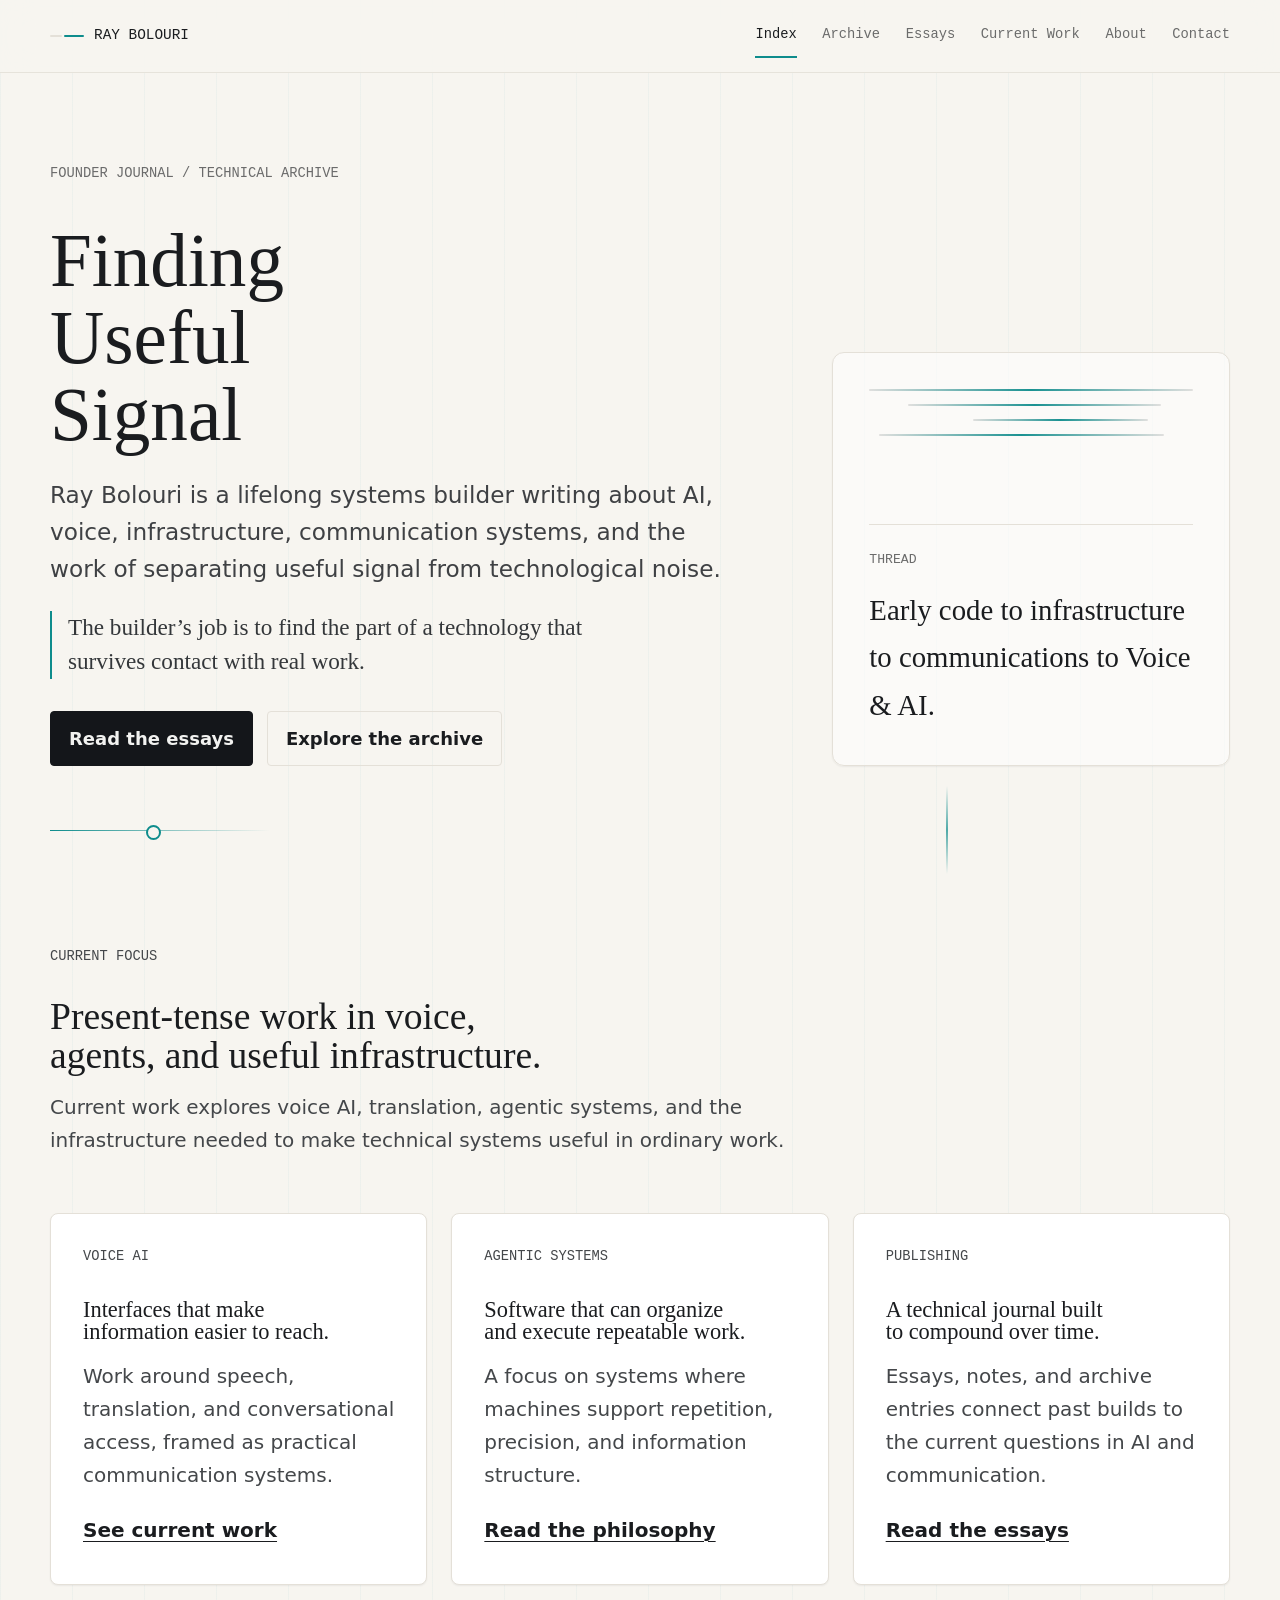
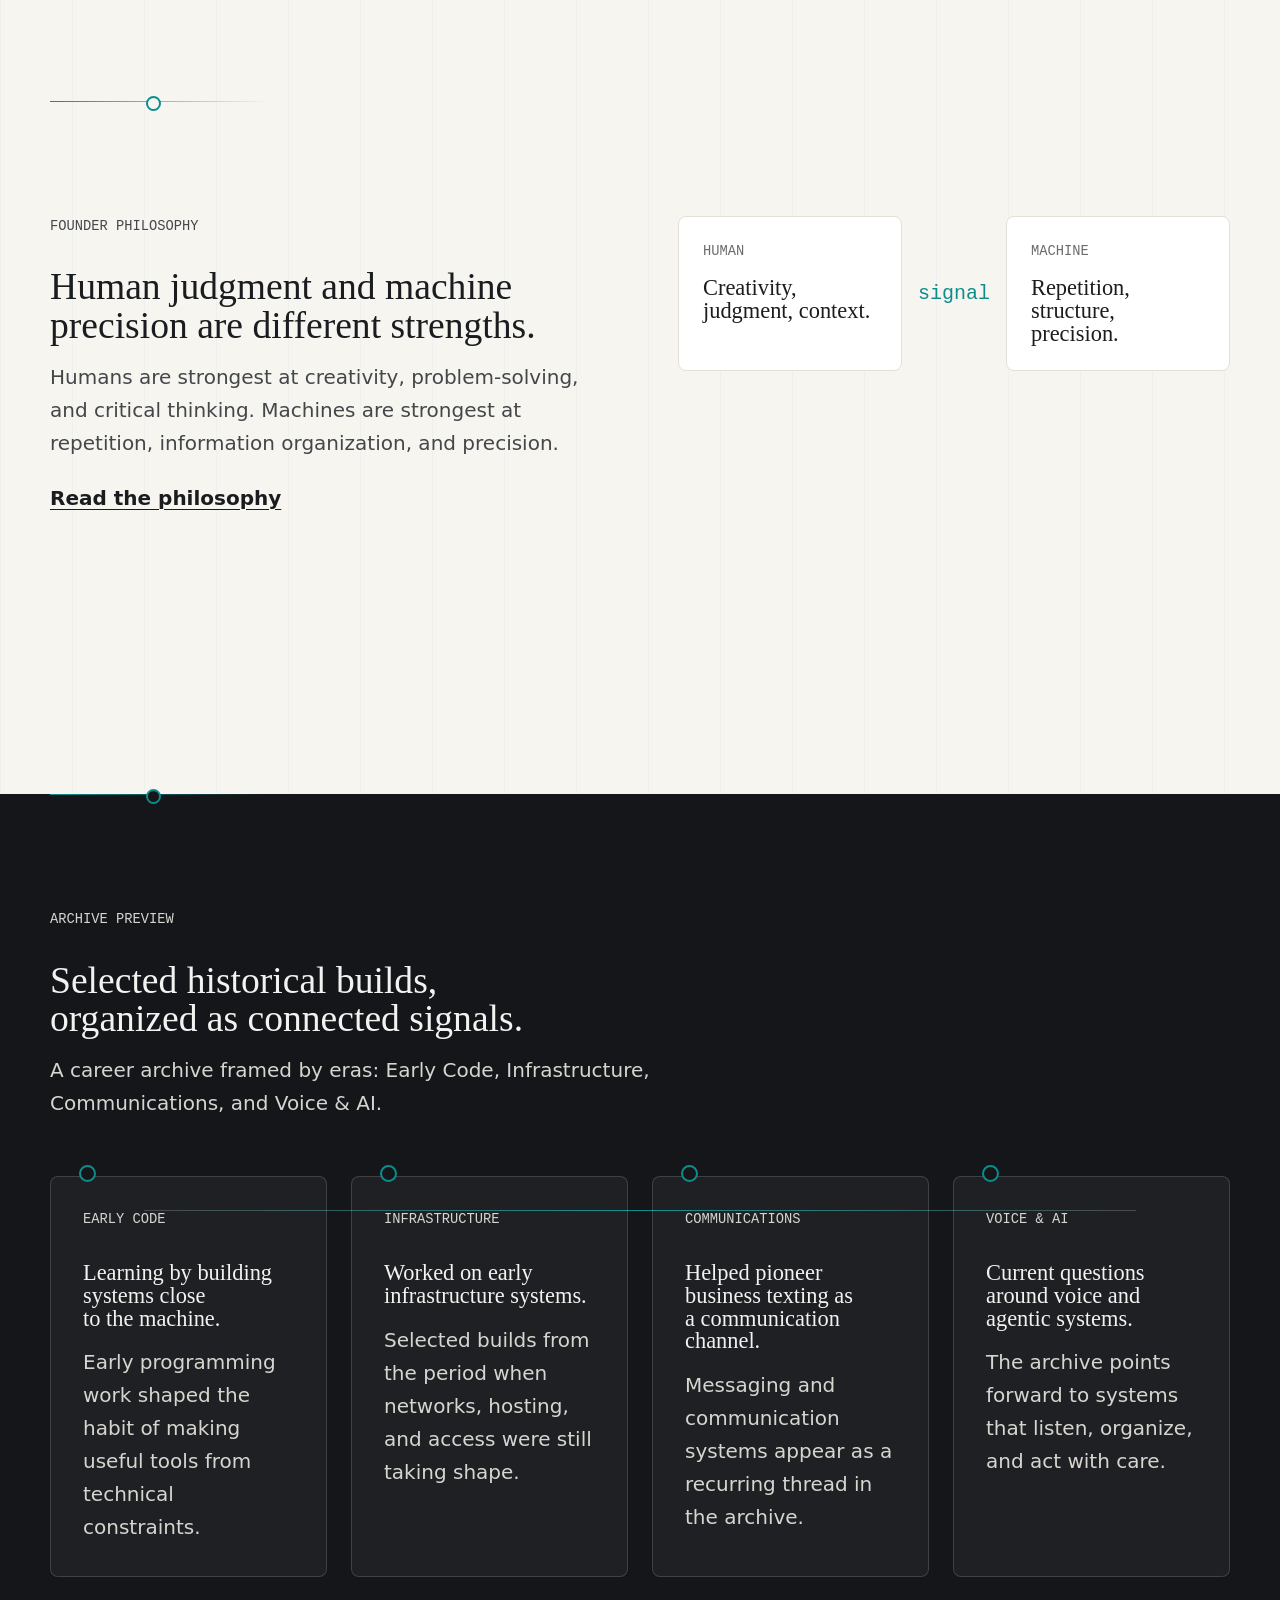
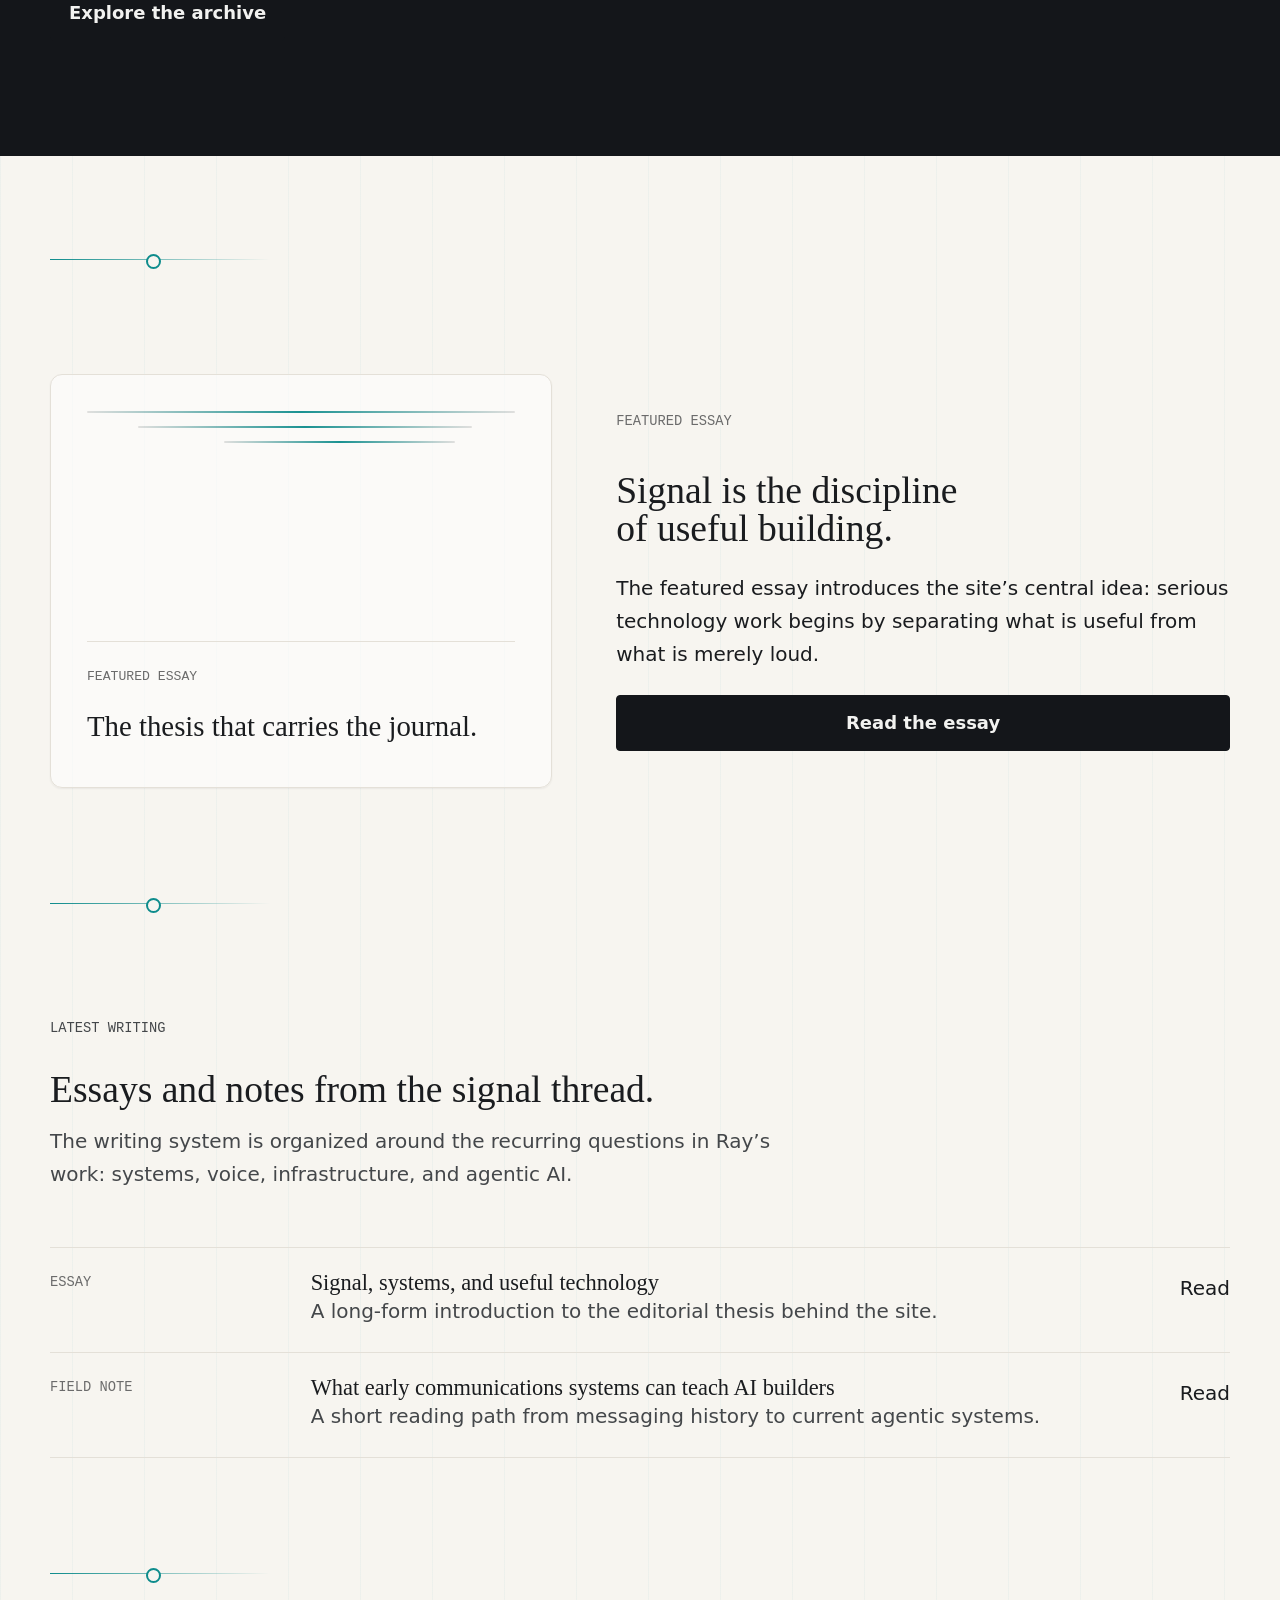
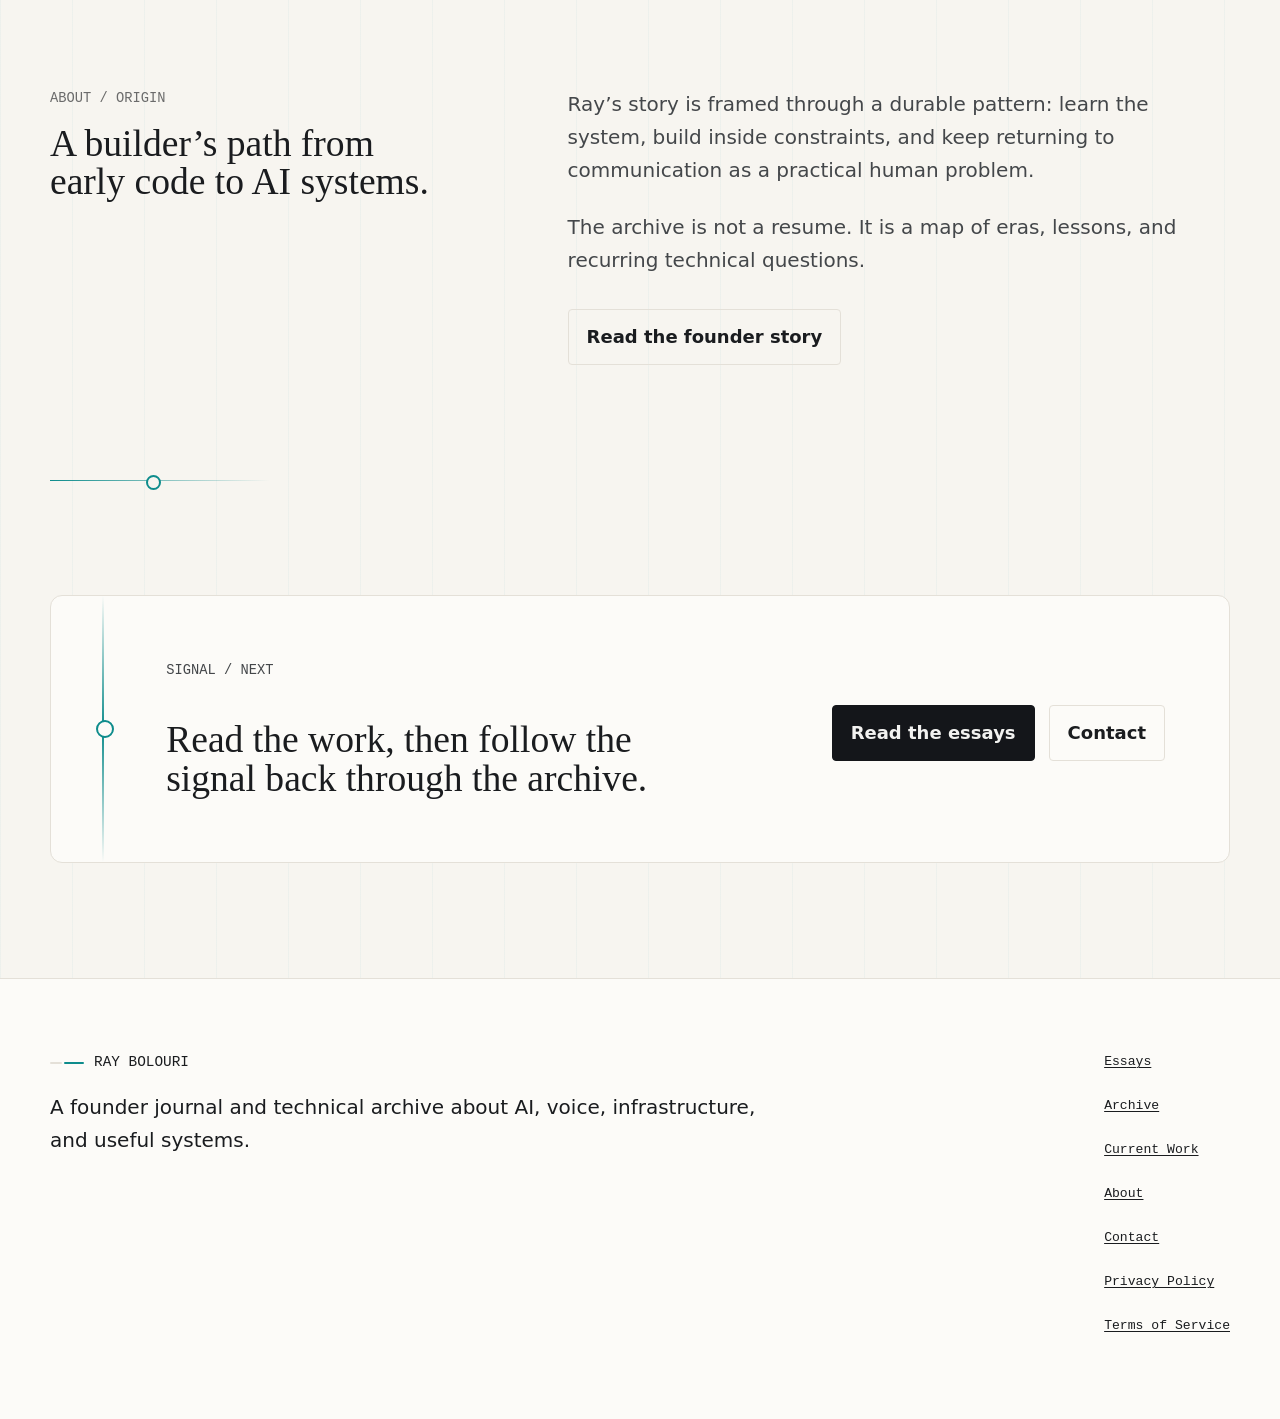
<file: index.html>
<!doctype html>
<html lang="en">
  <head>
    <meta charset="utf-8">
    <meta name="viewport" content="width=device-width, initial-scale=1">
    <title>Ray Bolouri - Signal &amp; Noise</title>
    <meta name="description" content="A founder and lifelong systems builder writing on AI, voice, infrastructure, and the future of human-machine work.">
    <link rel="icon" href="assets/favicon.svg" type="image/svg+xml">
    <link rel="stylesheet" href="assets/css/site.css">
  </head>
  <body>
    <a class="skip-link" href="#main">Skip to content</a>
    <header class="site-header">
      <div class="nav-shell">
        <a class="brand" href="index.html" aria-label="Ray Bolouri home"><span class="brand-mark" aria-hidden="true"></span>Ray Bolouri</a>
        <button class="nav-toggle" type="button" data-nav-toggle aria-expanded="false" aria-label="Open navigation"><span aria-hidden="true"></span></button>
        <nav class="site-nav" aria-label="Primary">
          <a href="index.html" aria-current="page">Index</a>
          <a href="archive/index.html">Archive</a>
          <a href="essays/index.html">Essays</a>
          <a href="current-work/index.html">Current Work</a>
          <a href="about/index.html">About</a>
          <a href="contact/index.html">Contact</a>
        </nav>
      </div>
    </header>
    <main id="main" class="home-flow">
      <section class="hero page-shell">
        <div class="hero-grid">
          <div class="hero-copy">
            <p class="eyebrow">Founder journal / technical archive</p>
            <h1>Finding Useful Signal</h1>
            <p class="lead">Ray Bolouri is a lifelong systems builder writing about AI, voice, infrastructure, communication systems, and the work of separating useful signal from technological noise.</p>
            <p class="hero-thesis">The builder’s job is to find the part of a technology that survives contact with real work.</p>
            <div class="hero-actions">
              <a class="button" href="essays/index.html">Read the essays</a>
              <a class="button secondary" href="archive/index.html">Explore the archive</a>
            </div>
          </div>
          <aside class="signal-panel" aria-label="Signal motif">
            <!-- CONCEPTUAL: signal line refined from noise, not product UI -->
            <div class="signal-visual" aria-hidden="true">
              <div class="waveform">
                <span class="wave"></span>
                <span class="wave"></span>
                <span class="wave"></span>
                <span class="wave"></span>
              </div>
              <div class="signal-note">
                <span>Thread</span>
                <strong>Early code to infrastructure to communications to Voice &amp; AI.</strong>
              </div>
            </div>
          </aside>
        </div>
      </section>

      <section class="section" aria-labelledby="focus-title">
        <div class="section-header">
          <p class="eyebrow">Current Focus</p>
          <h2 id="focus-title">Present-tense work in voice, agents, and useful infrastructure.</h2>
          <p>Current work explores voice AI, translation, agentic systems, and the infrastructure needed to make technical systems useful in ordinary work.</p>
        </div>
        <div class="grid three">
          <article class="card">
            <p class="card-label">Voice AI</p>
            <h3>Interfaces that make information easier to reach.</h3>
            <p>Work around speech, translation, and conversational access, framed as practical communication systems.</p>
            <a class="text-link" href="current-work/index.html">See current work</a>
          </article>
          <article class="card">
            <p class="card-label">Agentic Systems</p>
            <h3>Software that can organize and execute repeatable work.</h3>
            <p>A focus on systems where machines support repetition, precision, and information structure.</p>
            <a class="text-link" href="philosophy/index.html">Read the philosophy</a>
          </article>
          <article class="card">
            <p class="card-label">Publishing</p>
            <h3>A technical journal built to compound over time.</h3>
            <p>Essays, notes, and archive entries connect past builds to the current questions in AI and communication.</p>
            <a class="text-link" href="essays/index.html">Read the essays</a>
          </article>
        </div>
      </section>

      <section class="section philosophy-section" aria-labelledby="philosophy-title">
        <div class="split">
          <div class="section-header">
            <p class="eyebrow">Founder Philosophy</p>
            <h2 id="philosophy-title">Human judgment and machine precision are different strengths.</h2>
            <p>Humans are strongest at creativity, problem-solving, and critical thinking. Machines are strongest at repetition, information organization, and precision.</p>
            <a class="text-link" href="philosophy/index.html">Read the philosophy</a>
          </div>
          <!-- CONCEPTUAL: human and machine complementarity diagram -->
          <div class="philosophy-diagram" aria-label="Conceptual comparison of human and machine strengths">
            <div class="diagram-node">
              <p class="card-label">Human</p>
              <h3>Creativity, judgment, context.</h3>
            </div>
            <div class="diagram-bridge" aria-hidden="true">signal</div>
            <div class="diagram-node">
              <p class="card-label">Machine</p>
              <h3>Repetition, structure, precision.</h3>
            </div>
          </div>
        </div>
      </section>

      <div class="dark-band">
        <section class="section" aria-labelledby="archive-title">
          <div class="section-header">
            <p class="eyebrow">Archive Preview</p>
            <h2 id="archive-title">Selected historical builds, organized as connected signals.</h2>
            <p>A career archive framed by eras: Early Code, Infrastructure, Communications, and Voice &amp; AI.</p>
          </div>
          <div class="grid four signal-era-grid">
            <article class="card dark-card">
              <p class="card-label">Early Code</p>
              <h3>Learning by building systems close to the machine.</h3>
              <p>Early programming work shaped the habit of making useful tools from technical constraints.</p>
            </article>
            <article class="card dark-card">
              <p class="card-label">Infrastructure</p>
              <h3>Worked on early infrastructure systems.</h3>
              <p>Selected builds from the period when networks, hosting, and access were still taking shape.</p>
            </article>
            <article class="card dark-card">
              <p class="card-label">Communications</p>
              <h3>Helped pioneer business texting as a communication channel.</h3>
              <p>Messaging and communication systems appear as a recurring thread in the archive.</p>
            </article>
            <article class="card dark-card">
              <p class="card-label">Voice &amp; AI</p>
              <h3>Current questions around voice and agentic systems.</h3>
              <p>The archive points forward to systems that listen, organize, and act with care.</p>
            </article>
          </div>
          <div class="cta-row">
            <a class="button" href="archive/index.html">Explore the archive</a>
          </div>
        </section>
      </div>

      <section class="section" aria-labelledby="featured-title">
        <div class="feature-block">
          <div class="signal-panel">
            <!-- CONCEPTUAL: editorial feature signal, not product analytics -->
            <div class="signal-visual" aria-hidden="true">
              <div class="waveform">
                <span class="wave"></span>
                <span class="wave"></span>
                <span class="wave"></span>
              </div>
              <div class="signal-note">
                <span>Featured Essay</span>
                <strong>The thesis that carries the journal.</strong>
              </div>
            </div>
          </div>
          <div class="feature-copy">
            <p class="eyebrow">Featured Essay</p>
            <h2 id="featured-title">Signal is the discipline of useful building.</h2>
            <p>The featured essay introduces the site’s central idea: serious technology work begins by separating what is useful from what is merely loud.</p>
            <a class="button" href="essays/signal-and-noise.html">Read the essay</a>
          </div>
        </div>
      </section>

      <section class="section" aria-labelledby="latest-title">
        <div class="section-header">
          <p class="eyebrow">Latest Writing</p>
          <h2 id="latest-title">Essays and notes from the signal thread.</h2>
          <p>The writing system is organized around the recurring questions in Ray’s work: systems, voice, infrastructure, and agentic AI.</p>
        </div>
        <div class="essay-list">
          <a class="essay-row" href="essays/signal-and-noise.html">
            <span class="meta">Essay</span>
            <span>
              <h3>Signal, systems, and useful technology</h3>
              <p>A long-form introduction to the editorial thesis behind the site.</p>
            </span>
            <span aria-hidden="true">Read</span>
          </a>
          <a class="essay-row" href="essays/signal-and-noise.html">
            <span class="meta">Field note</span>
            <span>
              <h3>What early communications systems can teach AI builders</h3>
              <p>A short reading path from messaging history to current agentic systems.</p>
            </span>
            <span aria-hidden="true">Read</span>
          </a>
        </div>
      </section>

      <section class="section" aria-labelledby="origin-title">
        <div class="origin-preview">
          <div>
            <p class="eyebrow">About / Origin</p>
            <h2 id="origin-title">A builder’s path from early code to AI systems.</h2>
          </div>
          <div class="text-stack">
            <p>Ray’s story is framed through a durable pattern: learn the system, build inside constraints, and keep returning to communication as a practical human problem.</p>
            <p>The archive is not a resume. It is a map of eras, lessons, and recurring technical questions.</p>
            <div class="cta-row">
              <a class="button secondary" href="about/index.html">Read the founder story</a>
            </div>
          </div>
        </div>
      </section>

      <section class="section" aria-labelledby="closing-title">
        <div class="cta-band signal-resolution">
          <div class="text-stack">
            <p class="eyebrow">Signal / Next</p>
            <h2 id="closing-title">Read the work, then follow the signal back through the archive.</h2>
          </div>
          <div class="cta-row">
            <a class="button" href="essays/index.html">Read the essays</a>
            <a class="button secondary" href="contact/index.html">Contact</a>
          </div>
        </div>
      </section>
    </main>
    <footer class="site-footer">
      <div class="footer-shell">
        <div class="footer-copy">
          <a class="brand" href="index.html"><span class="brand-mark" aria-hidden="true"></span>Ray Bolouri</a>
          <p>A founder journal and technical archive about AI, voice, infrastructure, and useful systems.</p>
        </div>
        <nav class="footer-links" aria-label="Footer">
          <a href="essays/index.html">Essays</a>
          <a href="archive/index.html">Archive</a>
          <a href="current-work/index.html">Current Work</a>
          <a href="about/index.html">About</a>
          <a href="contact/index.html">Contact</a>
          <a href="privacy-policy/index.html">Privacy Policy</a>
          <a href="terms-of-service/index.html">Terms of Service</a>
        </nav>
      </div>
    </footer>
    <script src="assets/js/site.js"></script>
  </body>
</html>
</file>
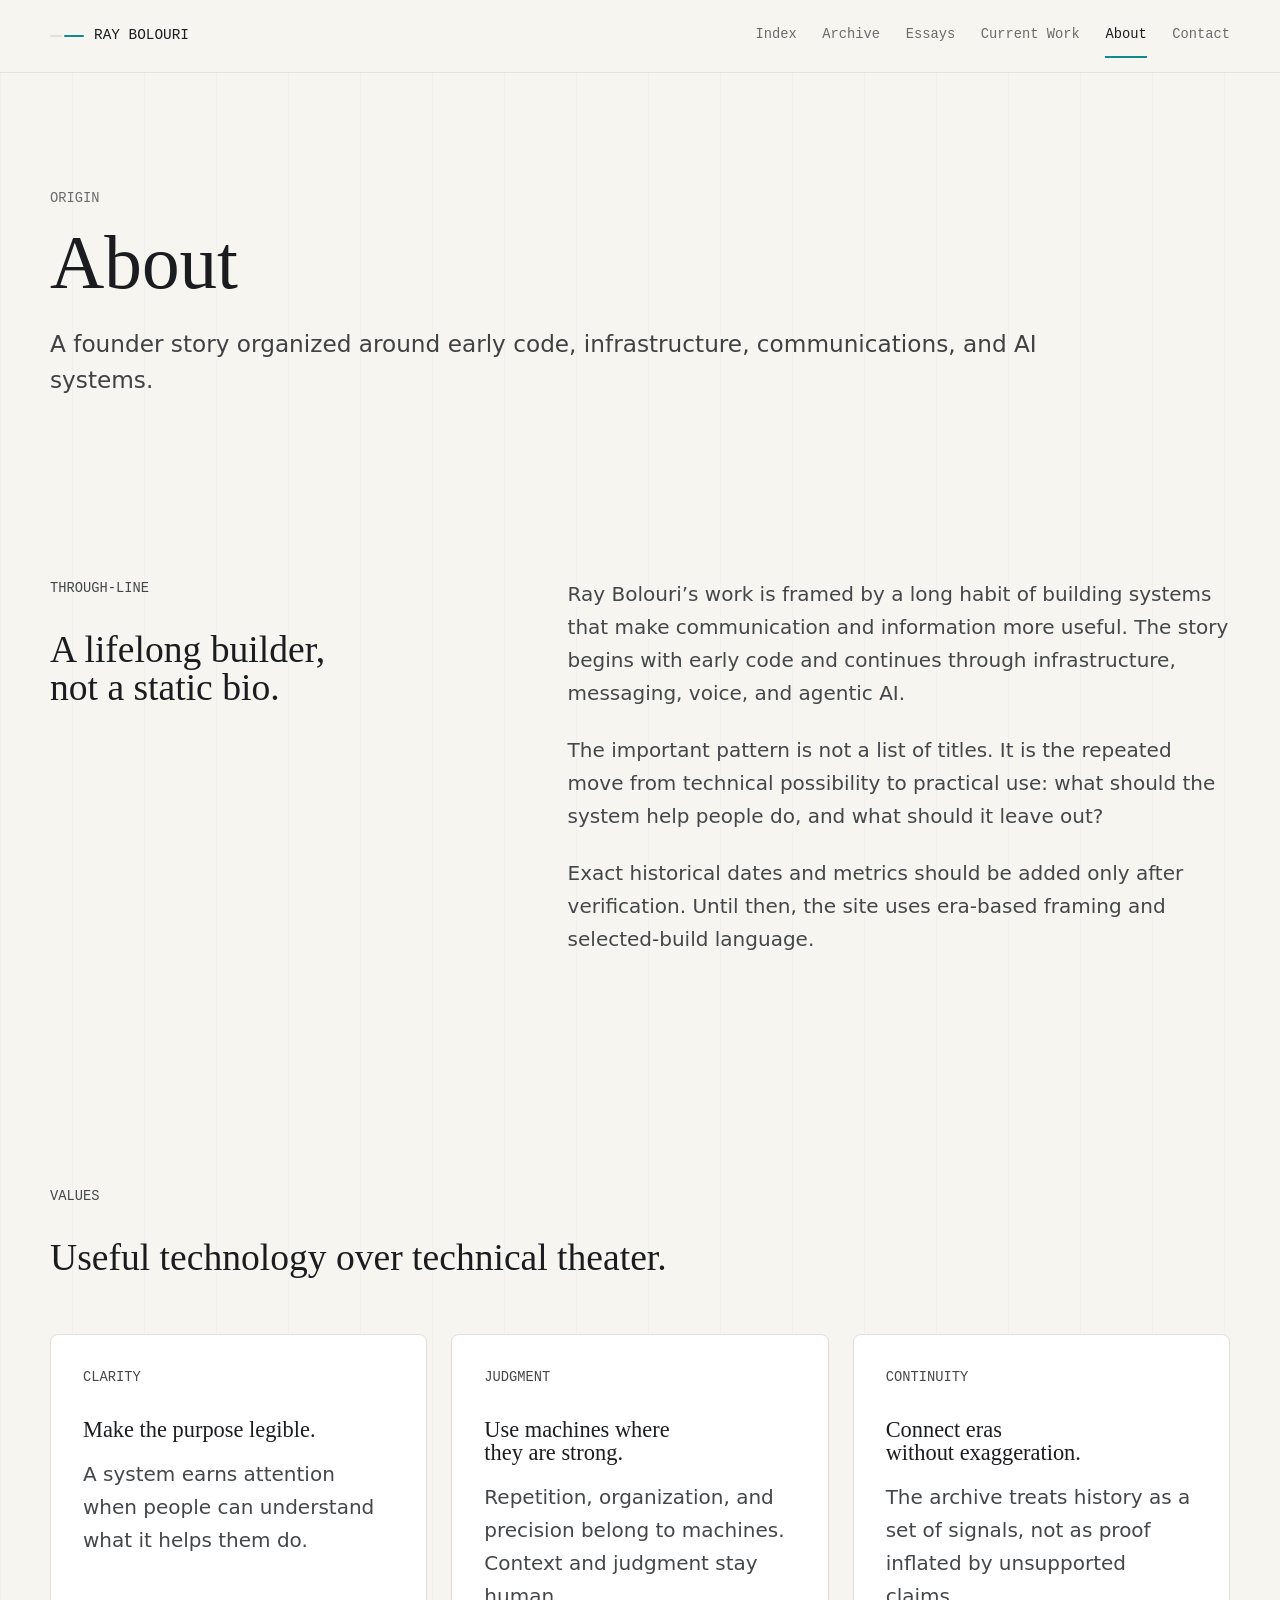
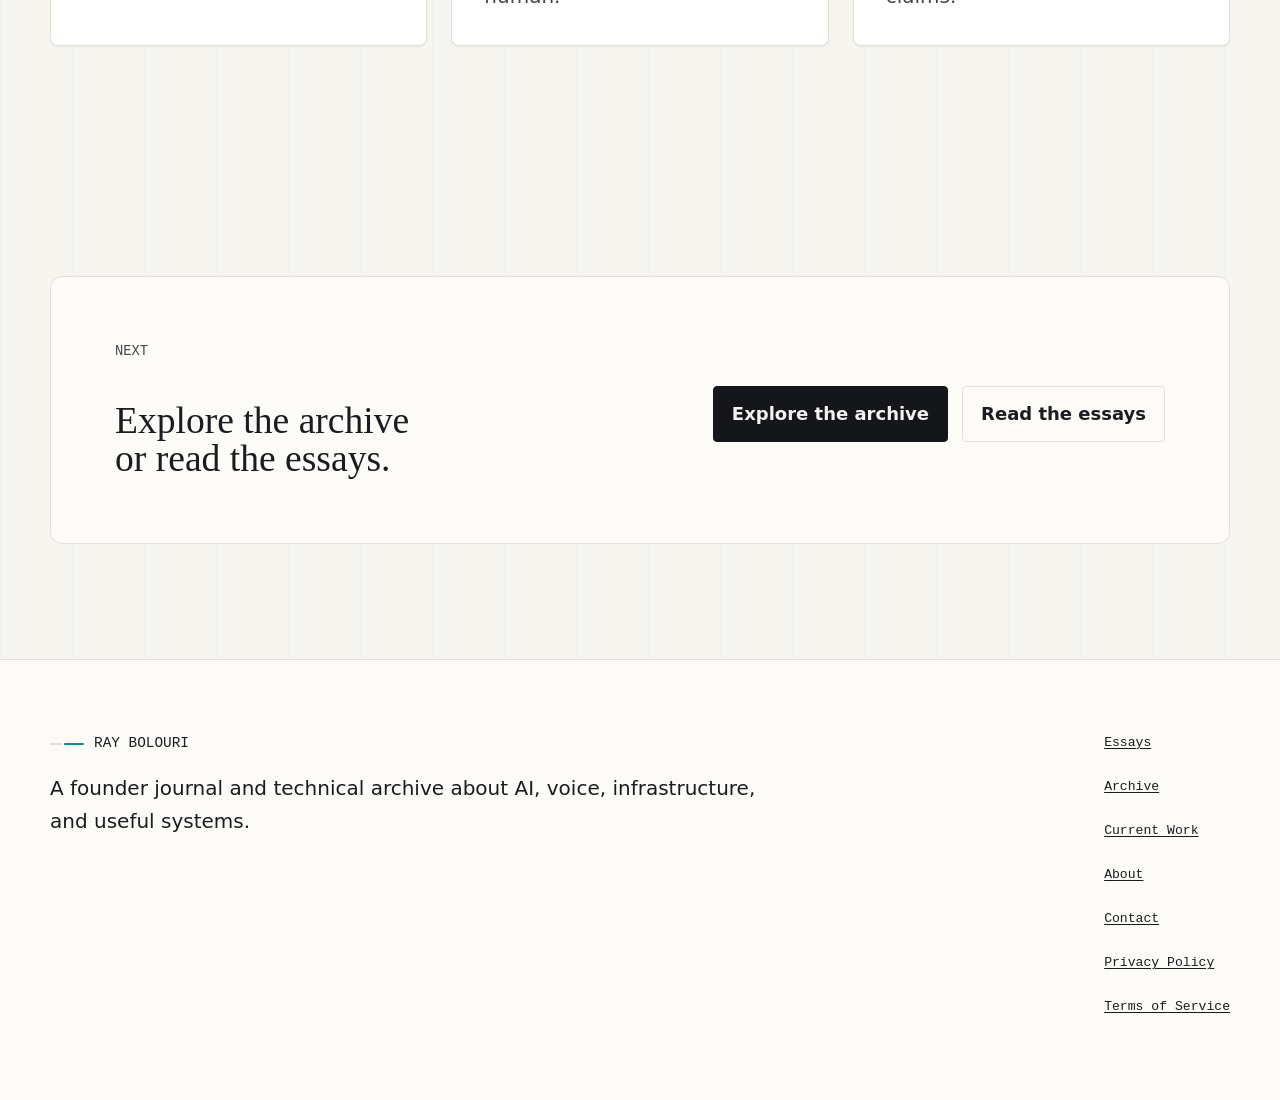
<file: about/index.html>
<!doctype html>
<html lang="en">
  <head>
    <meta charset="utf-8">
    <meta name="viewport" content="width=device-width, initial-scale=1">
    <title>About - Ray Bolouri</title>
    <meta name="description" content="The story of a lifelong builder, from early code to AI systems.">
    <link rel="icon" href="../assets/favicon.svg" type="image/svg+xml">
    <link rel="stylesheet" href="../assets/css/site.css">
  </head>
  <body>
    <a class="skip-link" href="#main">Skip to content</a>
    <header class="site-header">
      <div class="nav-shell">
        <a class="brand" href="../index.html"><span class="brand-mark" aria-hidden="true"></span>Ray Bolouri</a>
        <button class="nav-toggle" type="button" data-nav-toggle aria-expanded="false" aria-label="Open navigation"><span aria-hidden="true"></span></button>
        <nav class="site-nav" aria-label="Primary">
          <a href="../index.html">Index</a>
          <a href="../archive/index.html">Archive</a>
          <a href="../essays/index.html">Essays</a>
          <a href="../current-work/index.html">Current Work</a>
          <a href="index.html" aria-current="page">About</a>
          <a href="../contact/index.html">Contact</a>
        </nav>
      </div>
    </header>
    <main id="main">
      <section class="page-hero page-shell">
        <p class="eyebrow">Origin</p>
        <h1 class="page-title">About</h1>
        <p class="lead">A founder story organized around early code, infrastructure, communications, and AI systems.</p>
      </section>
      <section class="section">
        <div class="split">
          <div class="section-header">
            <p class="eyebrow">Through-line</p>
            <h2>A lifelong builder, not a static bio.</h2>
          </div>
          <div class="text-stack">
            <p>Ray Bolouri’s work is framed by a long habit of building systems that make communication and information more useful. The story begins with early code and continues through infrastructure, messaging, voice, and agentic AI.</p>
            <p>The important pattern is not a list of titles. It is the repeated move from technical possibility to practical use: what should the system help people do, and what should it leave out?</p>
            <p>Exact historical dates and metrics should be added only after verification. Until then, the site uses era-based framing and selected-build language.</p>
          </div>
        </div>
      </section>
      <section class="section" aria-labelledby="values-title">
        <div class="section-header">
          <p class="eyebrow">Values</p>
          <h2 id="values-title">Useful technology over technical theater.</h2>
        </div>
        <div class="grid three">
          <article class="card"><p class="card-label">Clarity</p><h3>Make the purpose legible.</h3><p>A system earns attention when people can understand what it helps them do.</p></article>
          <article class="card"><p class="card-label">Judgment</p><h3>Use machines where they are strong.</h3><p>Repetition, organization, and precision belong to machines. Context and judgment stay human.</p></article>
          <article class="card"><p class="card-label">Continuity</p><h3>Connect eras without exaggeration.</h3><p>The archive treats history as a set of signals, not as proof inflated by unsupported claims.</p></article>
        </div>
      </section>
      <section class="section">
        <div class="cta-band">
          <div class="text-stack">
            <p class="eyebrow">Next</p>
            <h2>Explore the archive or read the essays.</h2>
          </div>
          <div class="cta-row">
            <a class="button" href="../archive/index.html">Explore the archive</a>
            <a class="button secondary" href="../essays/index.html">Read the essays</a>
          </div>
        </div>
      </section>
    </main>
    <footer class="site-footer">
      <div class="footer-shell">
        <div class="footer-copy">
          <a class="brand" href="../index.html"><span class="brand-mark" aria-hidden="true"></span>Ray Bolouri</a>
          <p>A founder journal and technical archive about AI, voice, infrastructure, and useful systems.</p>
        </div>
        <nav class="footer-links" aria-label="Footer">
          <a href="../essays/index.html">Essays</a>
          <a href="../archive/index.html">Archive</a>
          <a href="../current-work/index.html">Current Work</a>
          <a href="index.html">About</a>
          <a href="../contact/index.html">Contact</a>
          <a href="../privacy-policy/index.html">Privacy Policy</a>
          <a href="../terms-of-service/index.html">Terms of Service</a>
        </nav>
      </div>
    </footer>
    <script src="../assets/js/site.js"></script>
  </body>
</html>
</file>
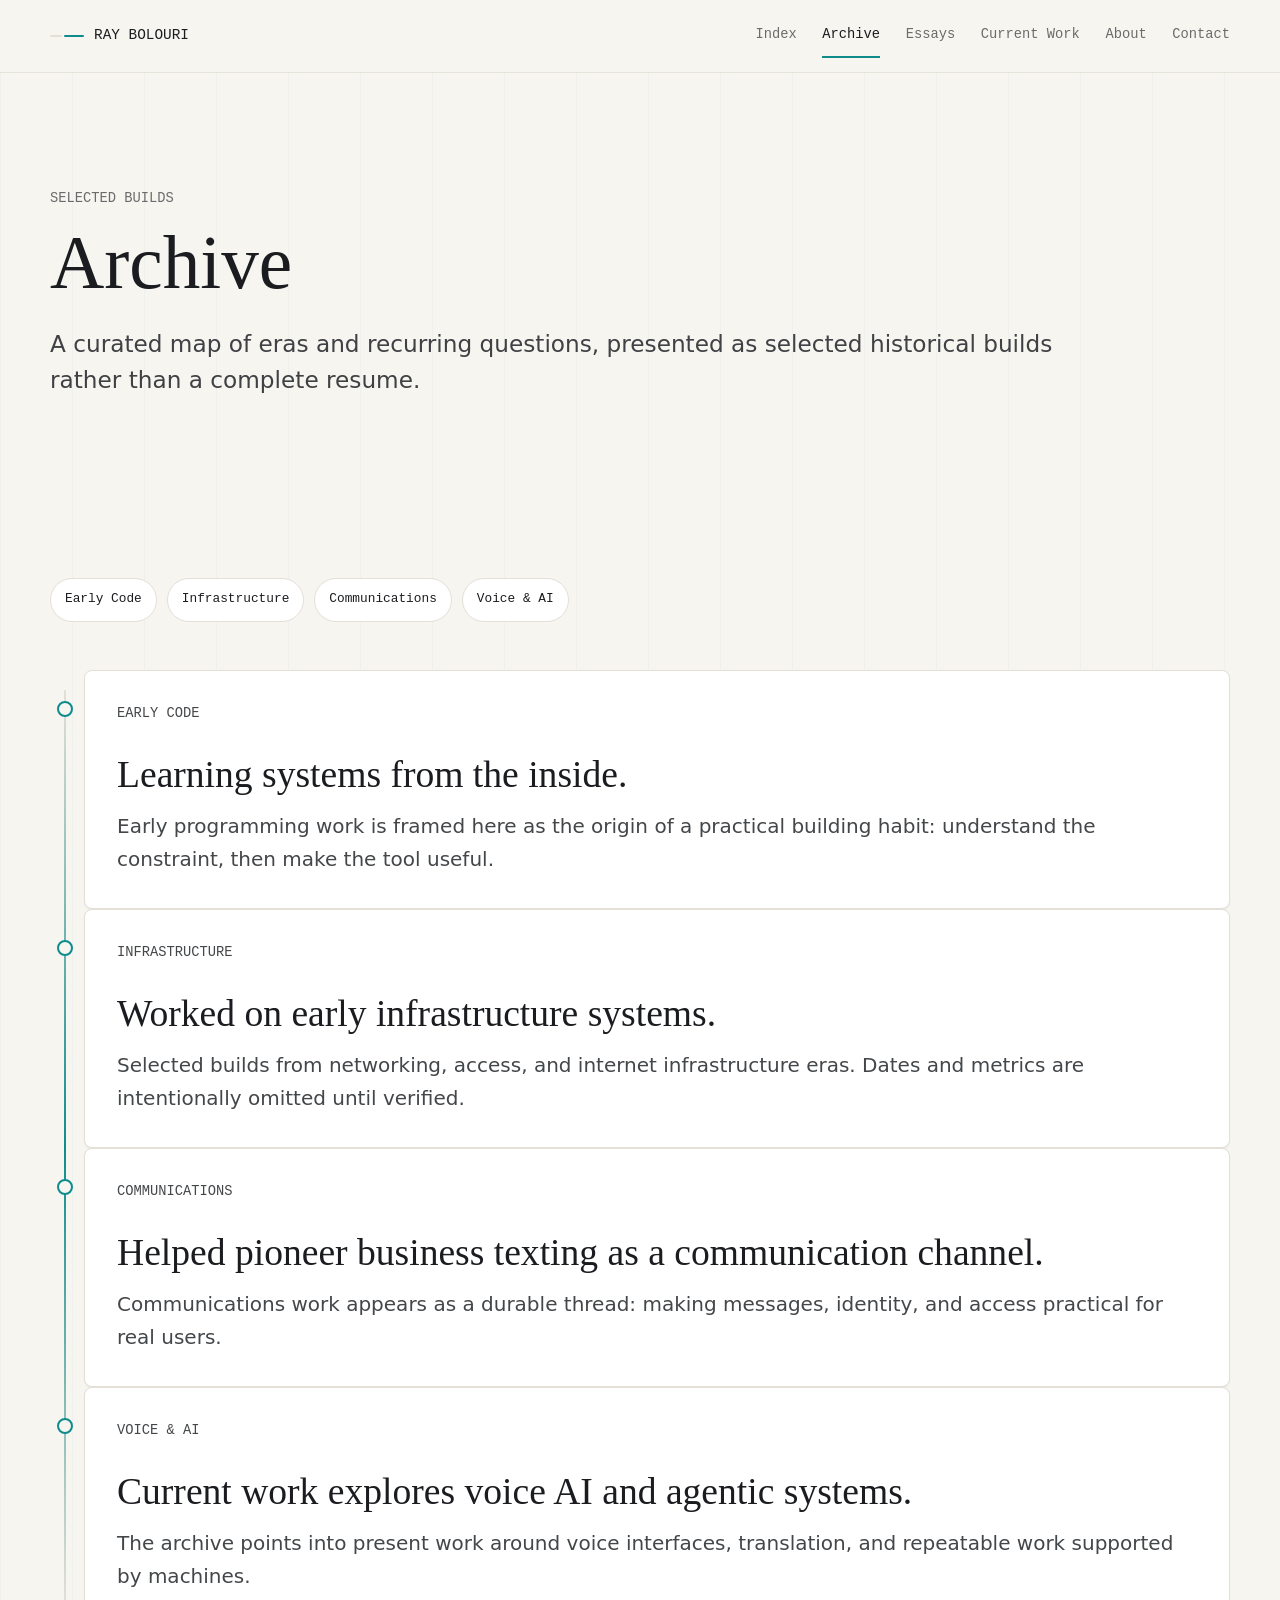
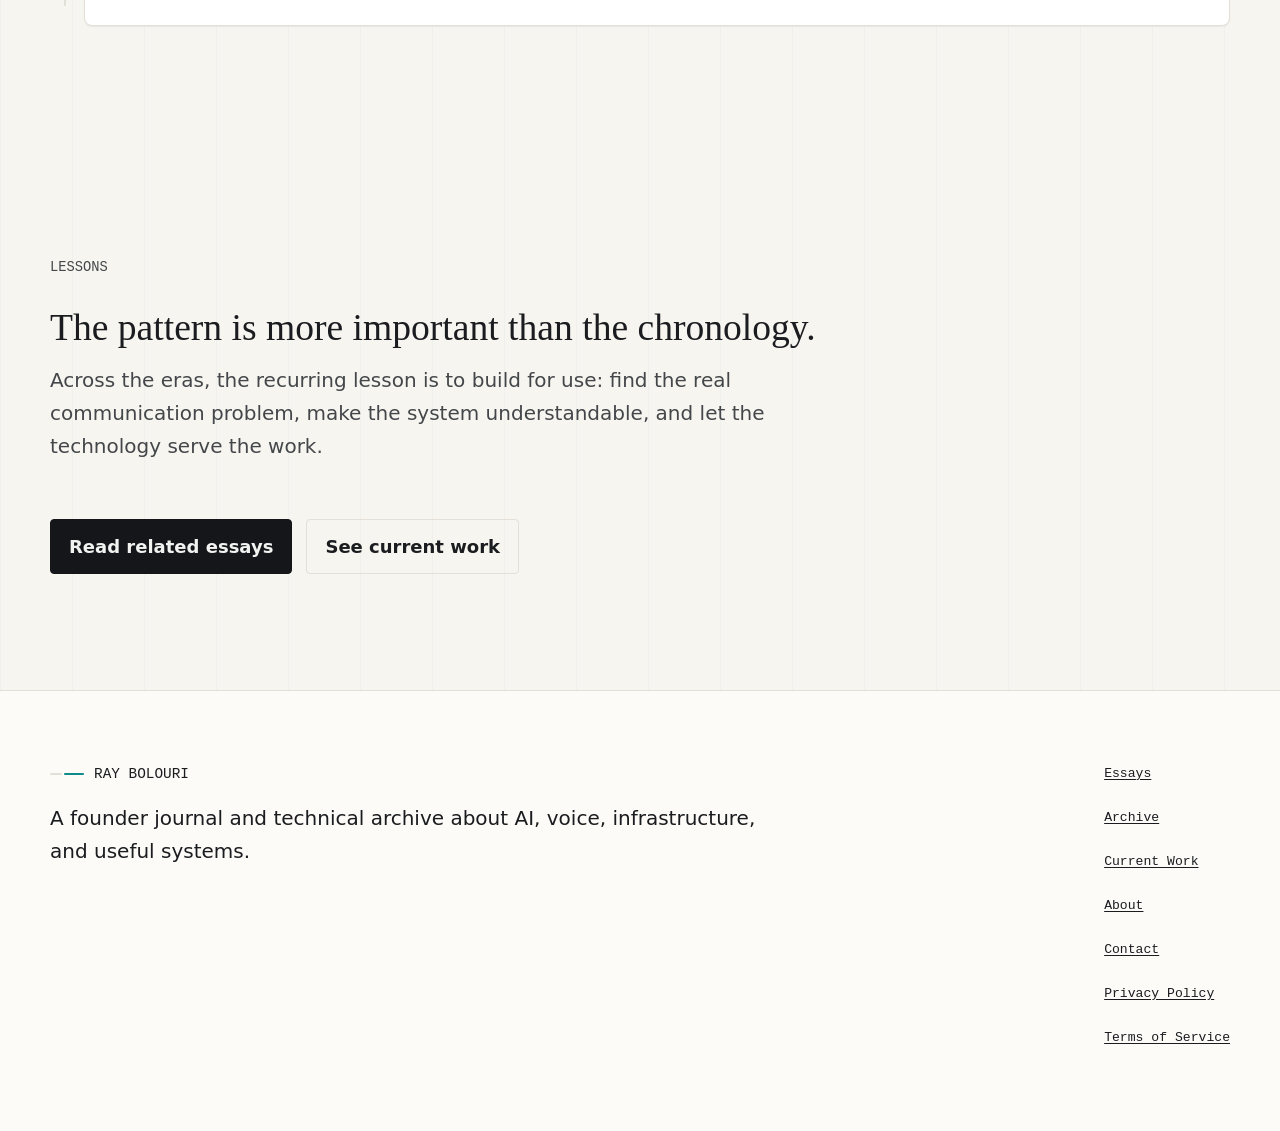
<file: archive/index.html>
<!doctype html>
<html lang="en">
  <head>
    <meta charset="utf-8">
    <meta name="viewport" content="width=device-width, initial-scale=1">
    <title>Archive - Ray Bolouri</title>
    <meta name="description" content="A curated archive of selected builds across code, infrastructure, communications, voice, and AI.">
    <link rel="icon" href="../assets/favicon.svg" type="image/svg+xml">
    <link rel="stylesheet" href="../assets/css/site.css">
  </head>
  <body>
    <a class="skip-link" href="#main">Skip to content</a>
    <header class="site-header">
      <div class="nav-shell">
        <a class="brand" href="../index.html"><span class="brand-mark" aria-hidden="true"></span>Ray Bolouri</a>
        <button class="nav-toggle" type="button" data-nav-toggle aria-expanded="false" aria-label="Open navigation"><span aria-hidden="true"></span></button>
        <nav class="site-nav" aria-label="Primary">
          <a href="../index.html">Index</a>
          <a href="index.html" aria-current="page">Archive</a>
          <a href="../essays/index.html">Essays</a>
          <a href="../current-work/index.html">Current Work</a>
          <a href="../about/index.html">About</a>
          <a href="../contact/index.html">Contact</a>
        </nav>
      </div>
    </header>
    <main id="main">
      <section class="page-hero page-shell">
        <p class="eyebrow">Selected builds</p>
        <h1 class="page-title">Archive</h1>
        <p class="lead">A curated map of eras and recurring questions, presented as selected historical builds rather than a complete resume.</p>
      </section>
      <section class="section">
        <nav class="filter-row" aria-label="Archive eras">
          <a class="chip" href="#early-code">Early Code</a>
          <a class="chip" href="#infrastructure">Infrastructure</a>
          <a class="chip" href="#communications">Communications</a>
          <a class="chip" href="#voice-ai">Voice &amp; AI</a>
        </nav>
        <div class="archive-thread">
          <article class="card" id="early-code">
            <p class="card-label">Early Code</p>
            <h2>Learning systems from the inside.</h2>
            <p>Early programming work is framed here as the origin of a practical building habit: understand the constraint, then make the tool useful.</p>
          </article>
          <article class="card" id="infrastructure">
            <p class="card-label">Infrastructure</p>
            <h2>Worked on early infrastructure systems.</h2>
            <p>Selected builds from networking, access, and internet infrastructure eras. Dates and metrics are intentionally omitted until verified.</p>
          </article>
          <article class="card" id="communications">
            <p class="card-label">Communications</p>
            <h2>Helped pioneer business texting as a communication channel.</h2>
            <p>Communications work appears as a durable thread: making messages, identity, and access practical for real users.</p>
          </article>
          <article class="card" id="voice-ai">
            <p class="card-label">Voice &amp; AI</p>
            <h2>Current work explores voice AI and agentic systems.</h2>
            <p>The archive points into present work around voice interfaces, translation, and repeatable work supported by machines.</p>
          </article>
        </div>
      </section>
      <section class="section" aria-labelledby="lessons-title">
        <div class="section-header">
          <p class="eyebrow">Lessons</p>
          <h2 id="lessons-title">The pattern is more important than the chronology.</h2>
          <p>Across the eras, the recurring lesson is to build for use: find the real communication problem, make the system understandable, and let the technology serve the work.</p>
        </div>
        <div class="cta-row">
          <a class="button" href="../essays/index.html">Read related essays</a>
          <a class="button secondary" href="../current-work/index.html">See current work</a>
        </div>
      </section>
    </main>
    <footer class="site-footer">
      <div class="footer-shell">
        <div class="footer-copy">
          <a class="brand" href="../index.html"><span class="brand-mark" aria-hidden="true"></span>Ray Bolouri</a>
          <p>A founder journal and technical archive about AI, voice, infrastructure, and useful systems.</p>
        </div>
        <nav class="footer-links" aria-label="Footer">
          <a href="../essays/index.html">Essays</a>
          <a href="index.html">Archive</a>
          <a href="../current-work/index.html">Current Work</a>
          <a href="../about/index.html">About</a>
          <a href="../contact/index.html">Contact</a>
          <a href="../privacy-policy/index.html">Privacy Policy</a>
          <a href="../terms-of-service/index.html">Terms of Service</a>
        </nav>
      </div>
    </footer>
    <script src="../assets/js/site.js"></script>
  </body>
</html>
</file>
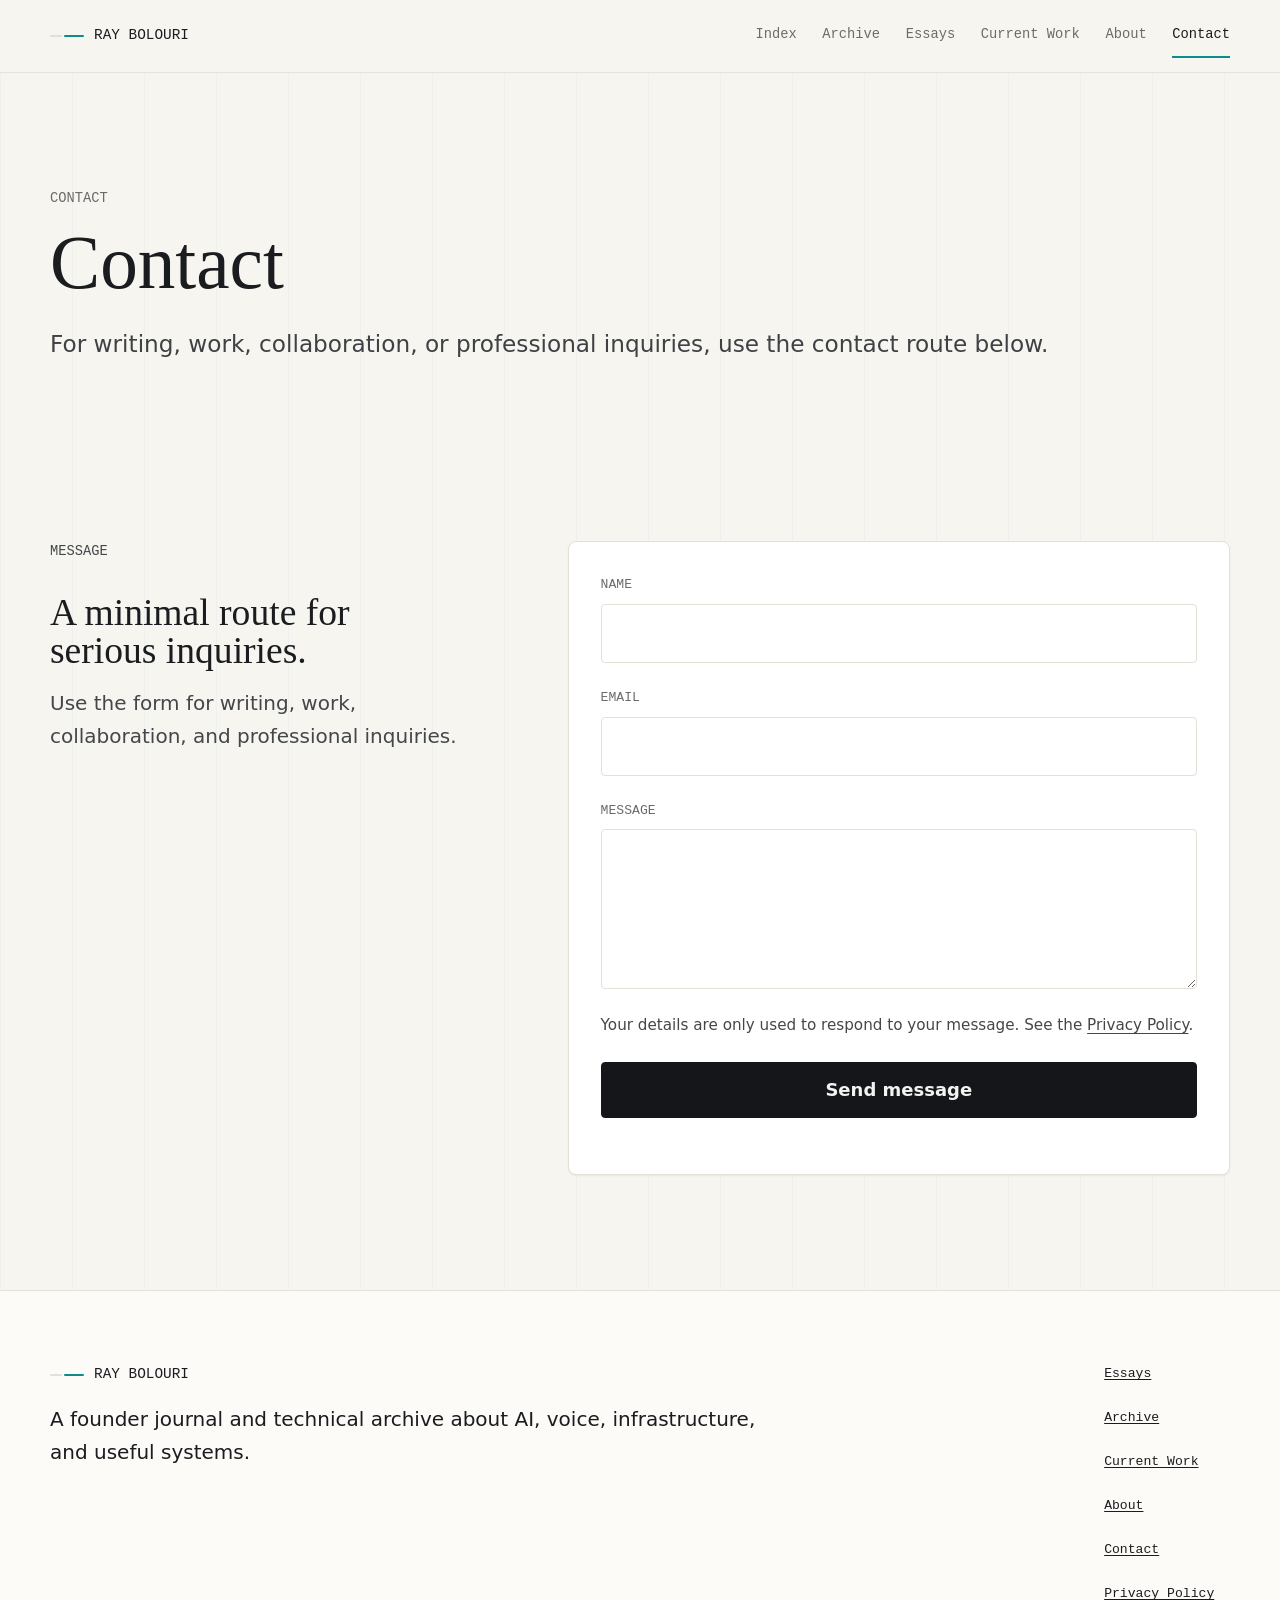
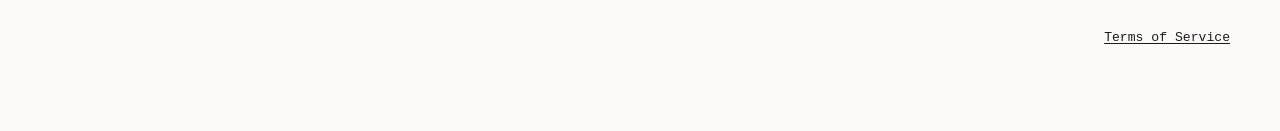
<file: contact/index.html>
<!doctype html>
<html lang="en">
  <head>
    <meta charset="utf-8">
    <meta name="viewport" content="width=device-width, initial-scale=1">
    <title>Contact - Ray Bolouri</title>
    <meta name="description" content="Get in touch about writing, work, or collaboration.">
    <link rel="icon" href="../assets/favicon.svg" type="image/svg+xml">
    <link rel="stylesheet" href="../assets/css/site.css">
  </head>
  <body>
    <a class="skip-link" href="#main">Skip to content</a>
    <header class="site-header">
      <div class="nav-shell">
        <a class="brand" href="../index.html"><span class="brand-mark" aria-hidden="true"></span>Ray Bolouri</a>
        <button class="nav-toggle" type="button" data-nav-toggle aria-expanded="false" aria-label="Open navigation"><span aria-hidden="true"></span></button>
        <nav class="site-nav" aria-label="Primary">
          <a href="../index.html">Index</a>
          <a href="../archive/index.html">Archive</a>
          <a href="../essays/index.html">Essays</a>
          <a href="../current-work/index.html">Current Work</a>
          <a href="../about/index.html">About</a>
          <a href="index.html" aria-current="page">Contact</a>
        </nav>
      </div>
    </header>
    <main id="main">
      <section class="page-hero page-shell">
        <p class="eyebrow">Contact</p>
        <h1 class="page-title">Contact</h1>
        <p class="lead">For writing, work, collaboration, or professional inquiries, use the contact route below.</p>
      </section>
      <section class="section">
        <div class="split">
          <div class="section-header">
            <p class="eyebrow">Message</p>
            <h2>A minimal route for serious inquiries.</h2>
            <p>Use the form for writing, work, collaboration, and professional inquiries.</p>
          </div>
          <form class="form card" data-contact-form action="#" method="post">
            <div class="field">
              <label for="name">Name</label>
              <input id="name" name="name" autocomplete="name" required>
            </div>
            <div class="field">
              <label for="email">Email</label>
              <input id="email" name="email" type="email" autocomplete="email" required>
            </div>
            <div class="field">
              <label for="message">Message</label>
              <textarea id="message" name="message" required></textarea>
            </div>
            <p class="form-note">Your details are only used to respond to your message. See the <a href="../privacy-policy/index.html">Privacy Policy</a>.</p>
            <button class="button" type="submit">Send message</button>
            <p class="form-status" data-form-status role="status" aria-live="polite"></p>
          </form>
        </div>
      </section>
    </main>
    <footer class="site-footer">
      <div class="footer-shell">
        <div class="footer-copy">
          <a class="brand" href="../index.html"><span class="brand-mark" aria-hidden="true"></span>Ray Bolouri</a>
          <p>A founder journal and technical archive about AI, voice, infrastructure, and useful systems.</p>
        </div>
        <nav class="footer-links" aria-label="Footer">
          <a href="../essays/index.html">Essays</a>
          <a href="../archive/index.html">Archive</a>
          <a href="../current-work/index.html">Current Work</a>
          <a href="../about/index.html">About</a>
          <a href="index.html">Contact</a>
          <a href="../privacy-policy/index.html">Privacy Policy</a>
          <a href="../terms-of-service/index.html">Terms of Service</a>
        </nav>
      </div>
    </footer>
    <script src="../assets/js/site.js"></script>
  </body>
</html>
</file>
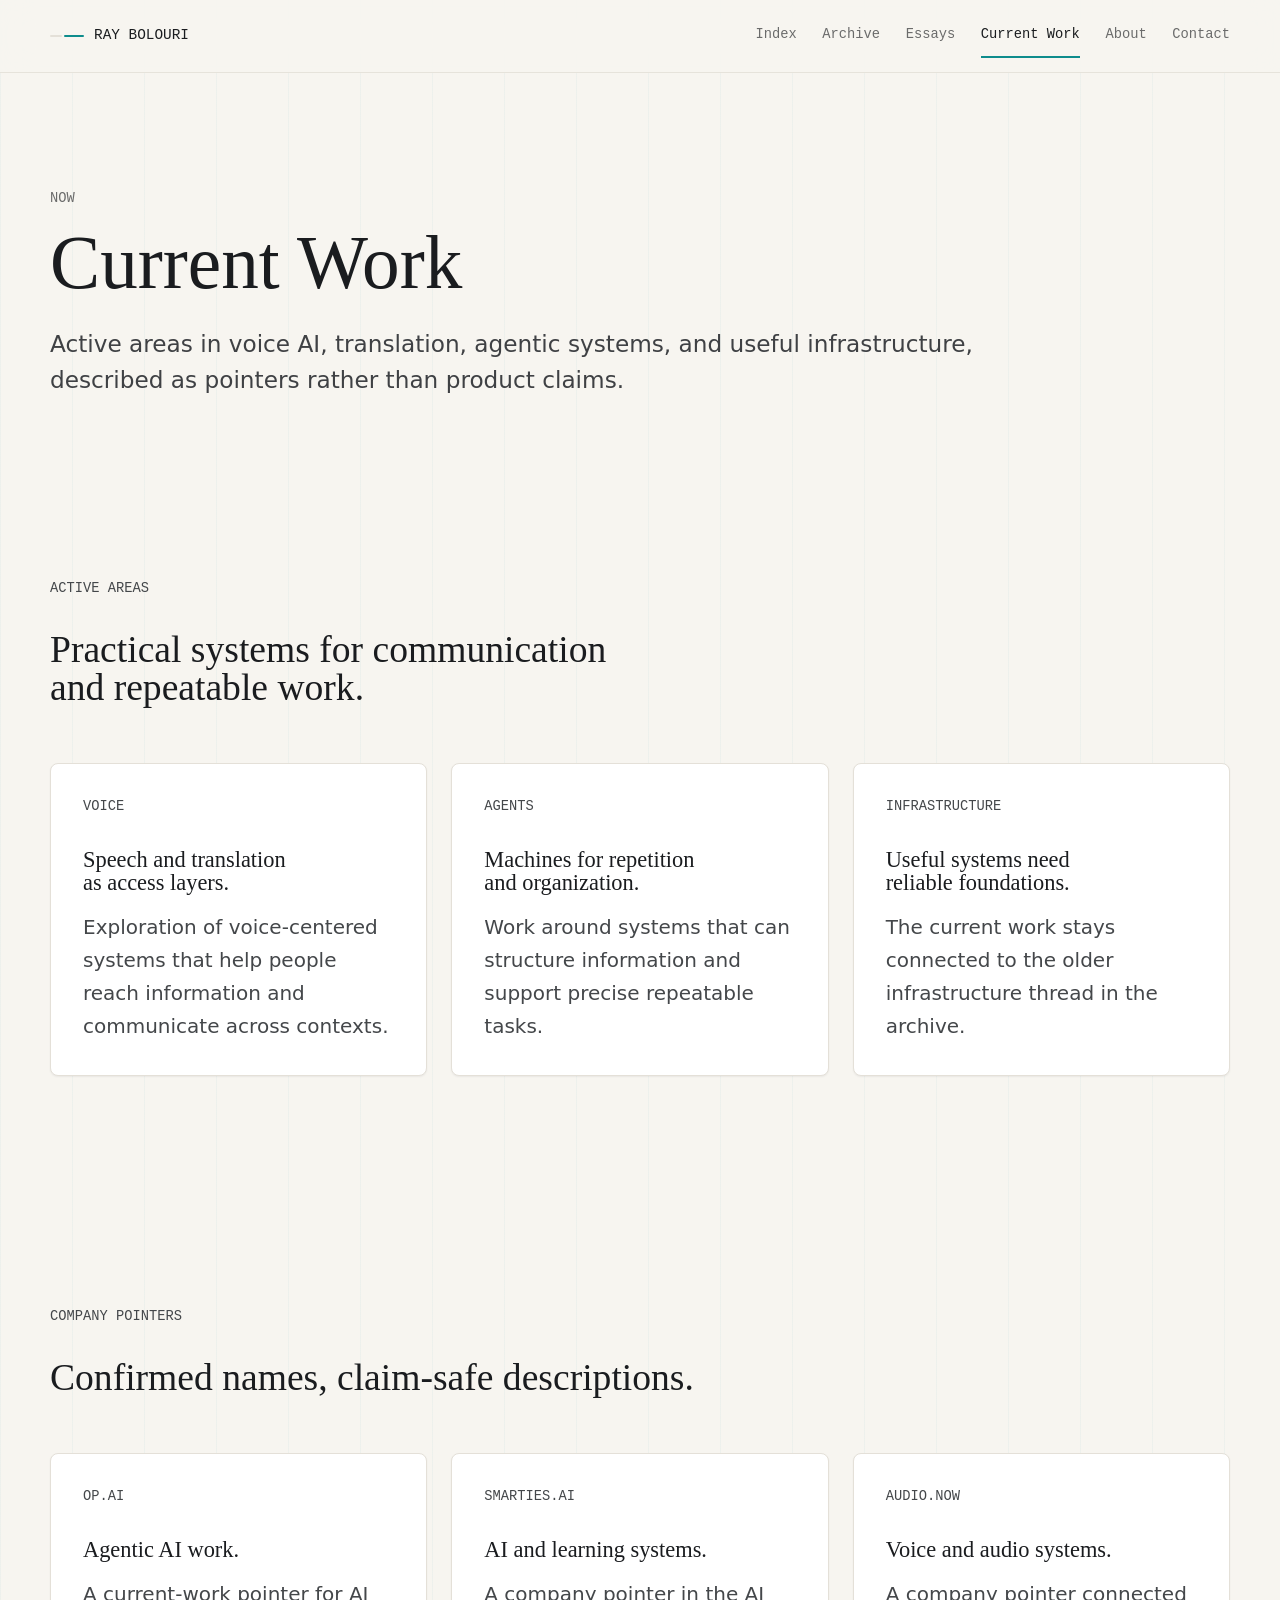
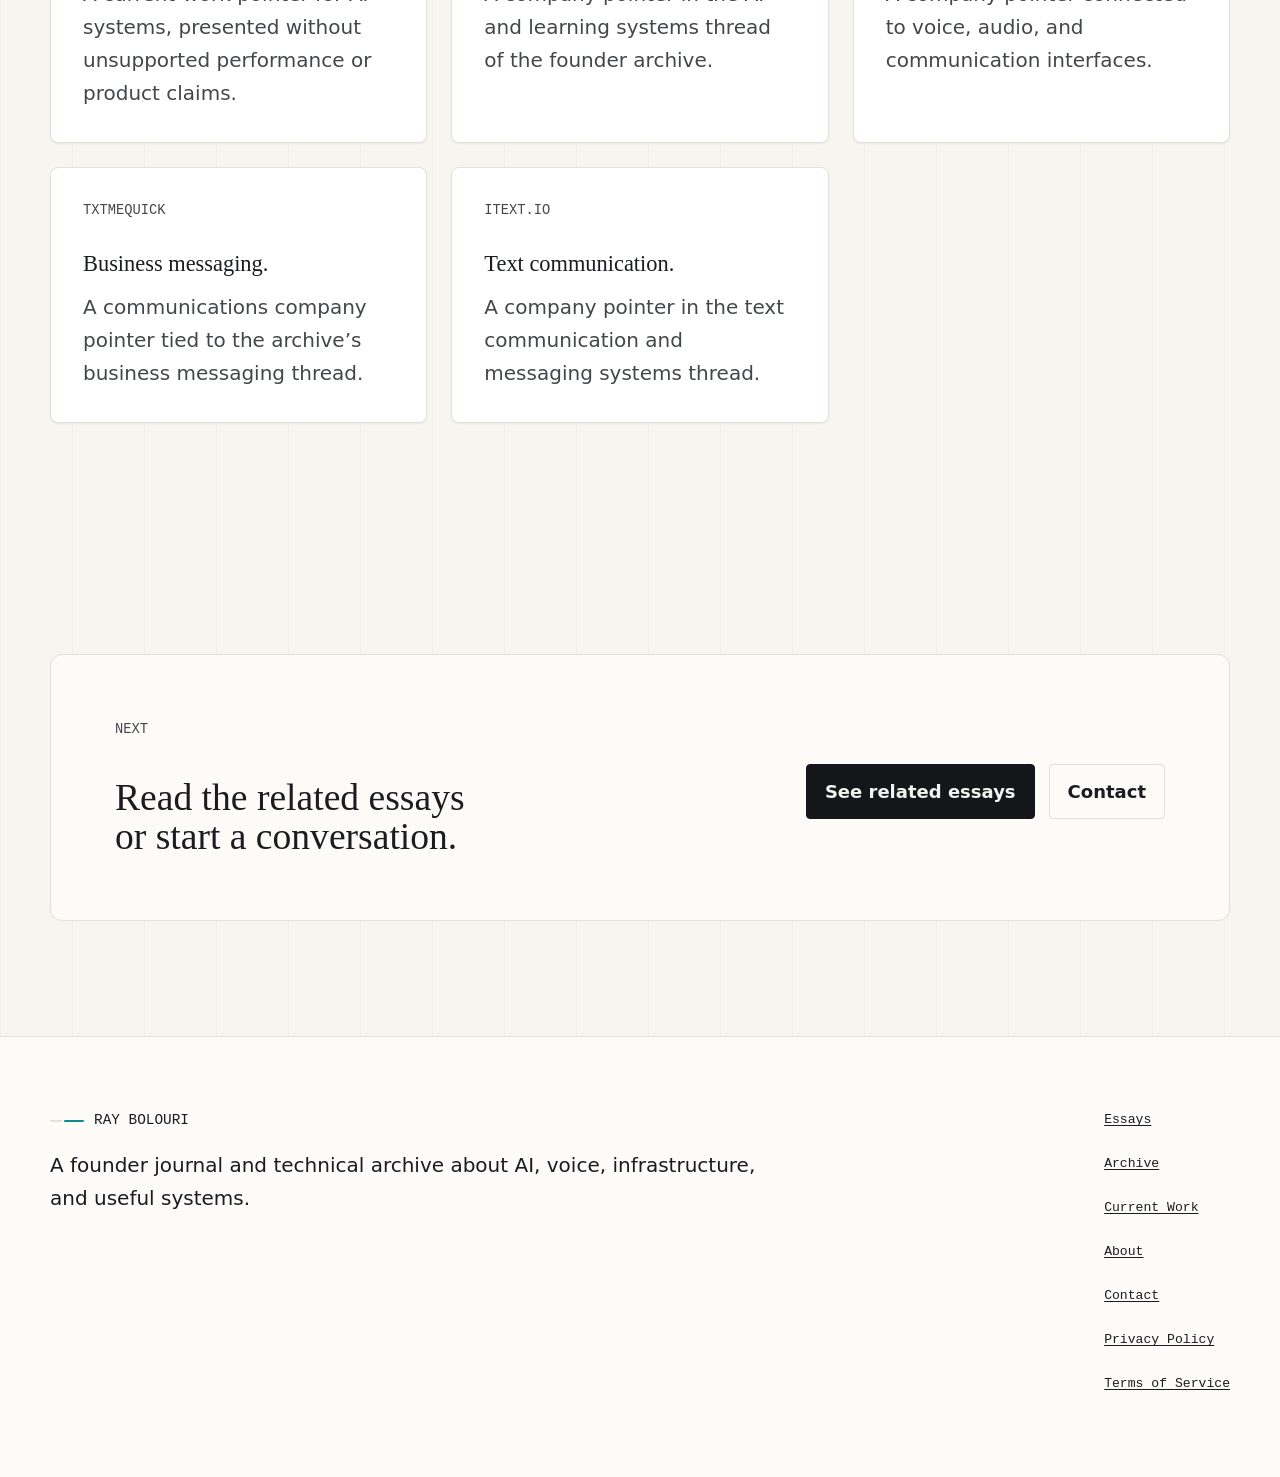
<file: current-work/index.html>
<!doctype html>
<html lang="en">
  <head>
    <meta charset="utf-8">
    <meta name="viewport" content="width=device-width, initial-scale=1">
    <title>Current Work - Ray Bolouri</title>
    <meta name="description" content="Active work in voice AI, agentic systems, and useful infrastructure.">
    <link rel="icon" href="../assets/favicon.svg" type="image/svg+xml">
    <link rel="stylesheet" href="../assets/css/site.css">
  </head>
  <body>
    <a class="skip-link" href="#main">Skip to content</a>
    <header class="site-header">
      <div class="nav-shell">
        <a class="brand" href="../index.html"><span class="brand-mark" aria-hidden="true"></span>Ray Bolouri</a>
        <button class="nav-toggle" type="button" data-nav-toggle aria-expanded="false" aria-label="Open navigation"><span aria-hidden="true"></span></button>
        <nav class="site-nav" aria-label="Primary">
          <a href="../index.html">Index</a>
          <a href="../archive/index.html">Archive</a>
          <a href="../essays/index.html">Essays</a>
          <a href="index.html" aria-current="page">Current Work</a>
          <a href="../about/index.html">About</a>
          <a href="../contact/index.html">Contact</a>
        </nav>
      </div>
    </header>
    <main id="main">
      <section class="page-hero page-shell">
        <p class="eyebrow">Now</p>
        <h1 class="page-title">Current Work</h1>
        <p class="lead">Active areas in voice AI, translation, agentic systems, and useful infrastructure, described as pointers rather than product claims.</p>
      </section>
      <section class="section" aria-labelledby="areas-title">
        <div class="section-header">
          <p class="eyebrow">Active areas</p>
          <h2 id="areas-title">Practical systems for communication and repeatable work.</h2>
        </div>
        <div class="grid three">
          <article class="card">
            <p class="card-label">Voice</p>
            <h3>Speech and translation as access layers.</h3>
            <p>Exploration of voice-centered systems that help people reach information and communicate across contexts.</p>
          </article>
          <article class="card">
            <p class="card-label">Agents</p>
            <h3>Machines for repetition and organization.</h3>
            <p>Work around systems that can structure information and support precise repeatable tasks.</p>
          </article>
          <article class="card">
            <p class="card-label">Infrastructure</p>
            <h3>Useful systems need reliable foundations.</h3>
            <p>The current work stays connected to the older infrastructure thread in the archive.</p>
          </article>
        </div>
      </section>
      <section class="section" aria-labelledby="companies-title">
        <div class="section-header">
          <p class="eyebrow">Company pointers</p>
          <h2 id="companies-title">Confirmed names, claim-safe descriptions.</h2>
        </div>
        <div class="grid three">
          <article class="card"><p class="card-label">OP.ai</p><h3>Agentic AI work.</h3><p>A current-work pointer for AI systems, presented without unsupported performance or product claims.</p></article>
          <article class="card"><p class="card-label">SMARTIES.ai</p><h3>AI and learning systems.</h3><p>A company pointer in the AI and learning systems thread of the founder archive.</p></article>
          <article class="card"><p class="card-label">Audio.now</p><h3>Voice and audio systems.</h3><p>A company pointer connected to voice, audio, and communication interfaces.</p></article>
          <article class="card"><p class="card-label">txtmeQuick</p><h3>Business messaging.</h3><p>A communications company pointer tied to the archive’s business messaging thread.</p></article>
          <article class="card"><p class="card-label">itext.io</p><h3>Text communication.</h3><p>A company pointer in the text communication and messaging systems thread.</p></article>
        </div>
      </section>
      <section class="section">
        <div class="cta-band">
          <div class="text-stack">
            <p class="eyebrow">Next</p>
            <h2>Read the related essays or start a conversation.</h2>
          </div>
          <div class="cta-row">
            <a class="button" href="../essays/index.html">See related essays</a>
            <a class="button secondary" href="../contact/index.html">Contact</a>
          </div>
        </div>
      </section>
    </main>
    <footer class="site-footer">
      <div class="footer-shell">
        <div class="footer-copy">
          <a class="brand" href="../index.html"><span class="brand-mark" aria-hidden="true"></span>Ray Bolouri</a>
          <p>A founder journal and technical archive about AI, voice, infrastructure, and useful systems.</p>
        </div>
        <nav class="footer-links" aria-label="Footer">
          <a href="../essays/index.html">Essays</a>
          <a href="../archive/index.html">Archive</a>
          <a href="index.html">Current Work</a>
          <a href="../about/index.html">About</a>
          <a href="../contact/index.html">Contact</a>
          <a href="../privacy-policy/index.html">Privacy Policy</a>
          <a href="../terms-of-service/index.html">Terms of Service</a>
        </nav>
      </div>
    </footer>
    <script src="../assets/js/site.js"></script>
  </body>
</html>
</file>
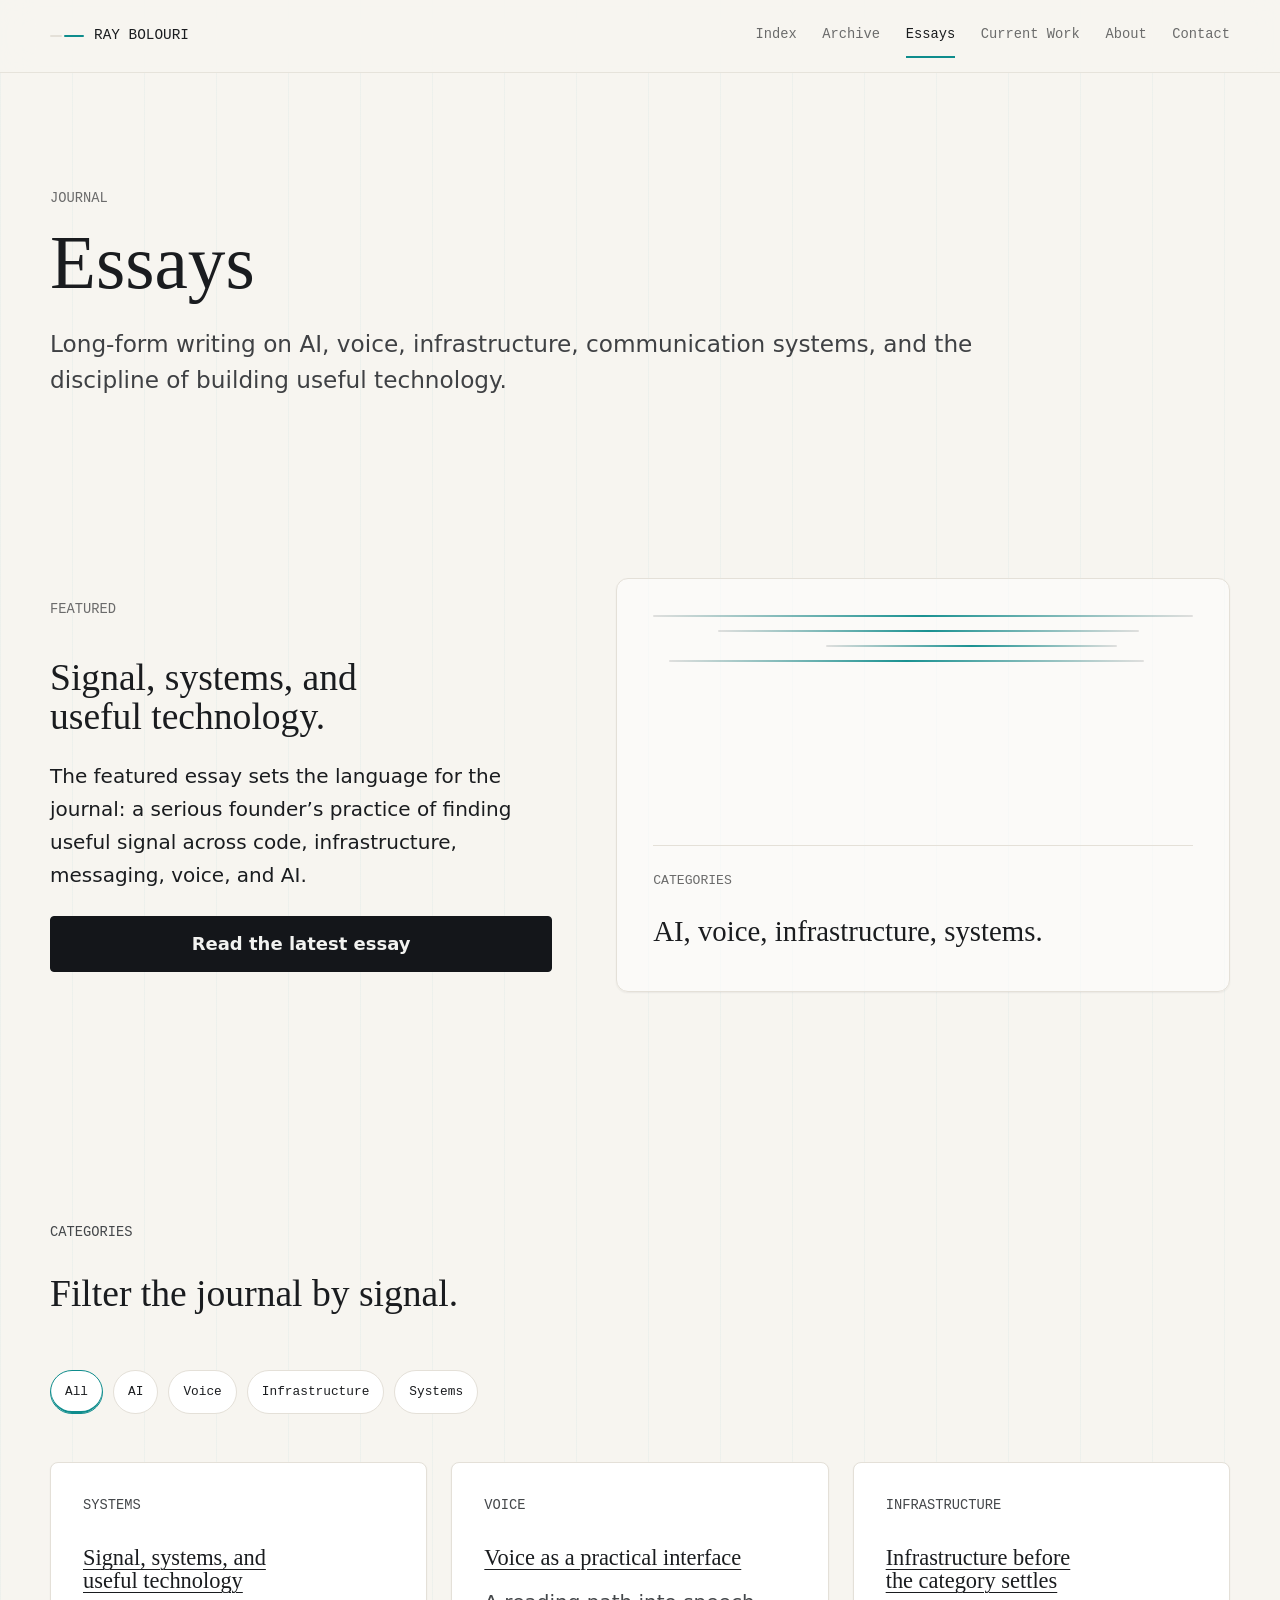
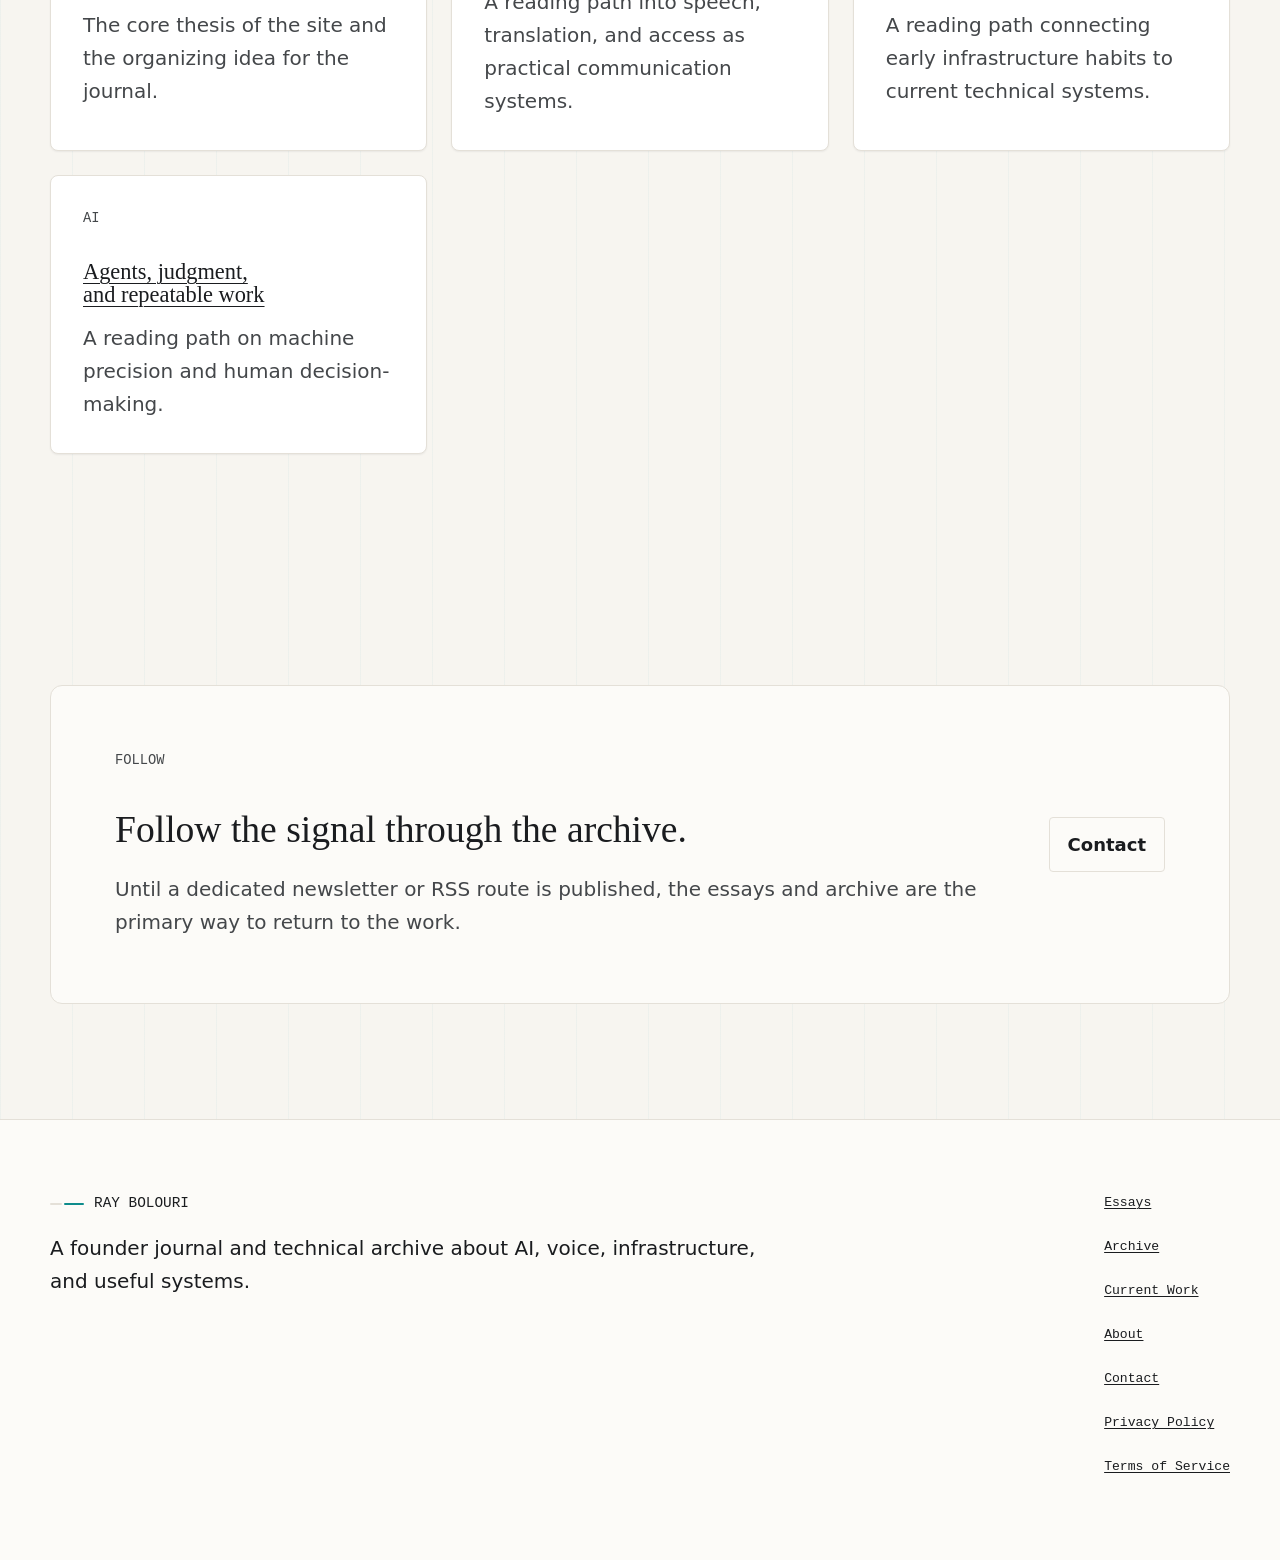
<file: essays/index.html>
<!doctype html>
<html lang="en">
  <head>
    <meta charset="utf-8">
    <meta name="viewport" content="width=device-width, initial-scale=1">
    <title>Essays - Ray Bolouri</title>
    <meta name="description" content="Long-form essays and notes on AI, voice, agentic systems, and useful technology.">
    <link rel="icon" href="../assets/favicon.svg" type="image/svg+xml">
    <link rel="stylesheet" href="../assets/css/site.css">
  </head>
  <body>
    <a class="skip-link" href="#main">Skip to content</a>
    <header class="site-header">
      <div class="nav-shell">
        <a class="brand" href="../index.html"><span class="brand-mark" aria-hidden="true"></span>Ray Bolouri</a>
        <button class="nav-toggle" type="button" data-nav-toggle aria-expanded="false" aria-label="Open navigation"><span aria-hidden="true"></span></button>
        <nav class="site-nav" aria-label="Primary">
          <a href="../index.html">Index</a>
          <a href="../archive/index.html">Archive</a>
          <a href="index.html" aria-current="page">Essays</a>
          <a href="../current-work/index.html">Current Work</a>
          <a href="../about/index.html">About</a>
          <a href="../contact/index.html">Contact</a>
        </nav>
      </div>
    </header>
    <main id="main">
      <section class="page-hero page-shell">
        <p class="eyebrow">Journal</p>
        <h1 class="page-title">Essays</h1>
        <p class="lead">Long-form writing on AI, voice, infrastructure, communication systems, and the discipline of building useful technology.</p>
      </section>
      <section class="section" aria-labelledby="featured-essay">
        <div class="feature-block">
          <div class="feature-copy">
            <p class="eyebrow">Featured</p>
            <h2 id="featured-essay">Signal, systems, and useful technology.</h2>
            <p>The featured essay sets the language for the journal: a serious founder’s practice of finding useful signal across code, infrastructure, messaging, voice, and AI.</p>
            <a class="button" href="signal-and-noise.html">Read the latest essay</a>
          </div>
          <div class="signal-panel">
            <!-- CONCEPTUAL: editorial category signal for the essays index -->
            <div class="signal-visual" aria-hidden="true">
              <div class="waveform">
                <span class="wave"></span>
                <span class="wave"></span>
                <span class="wave"></span>
                <span class="wave"></span>
              </div>
              <div class="signal-note">
                <span>Categories</span>
                <strong>AI, voice, infrastructure, systems.</strong>
              </div>
            </div>
          </div>
        </div>
      </section>
      <section class="section" aria-labelledby="categories-title">
        <div class="section-header">
          <p class="eyebrow">Categories</p>
          <h2 id="categories-title">Filter the journal by signal.</h2>
        </div>
        <div class="category-row" role="group" aria-label="Essay categories">
          <button class="chip is-active" type="button" data-filter="all" aria-current="true">All</button>
          <button class="chip" type="button" data-filter="ai" aria-current="false">AI</button>
          <button class="chip" type="button" data-filter="voice" aria-current="false">Voice</button>
          <button class="chip" type="button" data-filter="infrastructure" aria-current="false">Infrastructure</button>
          <button class="chip" type="button" data-filter="systems" aria-current="false">Systems</button>
        </div>
        <div class="grid three">
          <article class="card" data-category="systems">
            <p class="card-label">Systems</p>
            <h3><a href="signal-and-noise.html">Signal, systems, and useful technology</a></h3>
            <p>The core thesis of the site and the organizing idea for the journal.</p>
          </article>
          <article class="card" data-category="voice">
            <p class="card-label">Voice</p>
            <h3><a href="signal-and-noise.html">Voice as a practical interface</a></h3>
            <p>A reading path into speech, translation, and access as practical communication systems.</p>
          </article>
          <article class="card" data-category="infrastructure">
            <p class="card-label">Infrastructure</p>
            <h3><a href="signal-and-noise.html">Infrastructure before the category settles</a></h3>
            <p>A reading path connecting early infrastructure habits to current technical systems.</p>
          </article>
          <article class="card" data-category="ai">
            <p class="card-label">AI</p>
            <h3><a href="signal-and-noise.html">Agents, judgment, and repeatable work</a></h3>
            <p>A reading path on machine precision and human decision-making.</p>
          </article>
        </div>
      </section>
      <section class="section" aria-labelledby="follow-title">
        <div class="cta-band">
          <div class="text-stack">
            <p class="eyebrow">Follow</p>
            <h2 id="follow-title">Follow the signal through the archive.</h2>
            <p>Until a dedicated newsletter or RSS route is published, the essays and archive are the primary way to return to the work.</p>
          </div>
          <a class="button secondary" href="../contact/index.html">Contact</a>
        </div>
      </section>
    </main>
    <footer class="site-footer">
      <div class="footer-shell">
        <div class="footer-copy">
          <a class="brand" href="../index.html"><span class="brand-mark" aria-hidden="true"></span>Ray Bolouri</a>
          <p>A founder journal and technical archive about AI, voice, infrastructure, and useful systems.</p>
        </div>
        <nav class="footer-links" aria-label="Footer">
          <a href="index.html">Essays</a>
          <a href="../archive/index.html">Archive</a>
          <a href="../current-work/index.html">Current Work</a>
          <a href="../about/index.html">About</a>
          <a href="../contact/index.html">Contact</a>
          <a href="../privacy-policy/index.html">Privacy Policy</a>
          <a href="../terms-of-service/index.html">Terms of Service</a>
        </nav>
      </div>
    </footer>
    <script src="../assets/js/site.js"></script>
  </body>
</html>
</file>
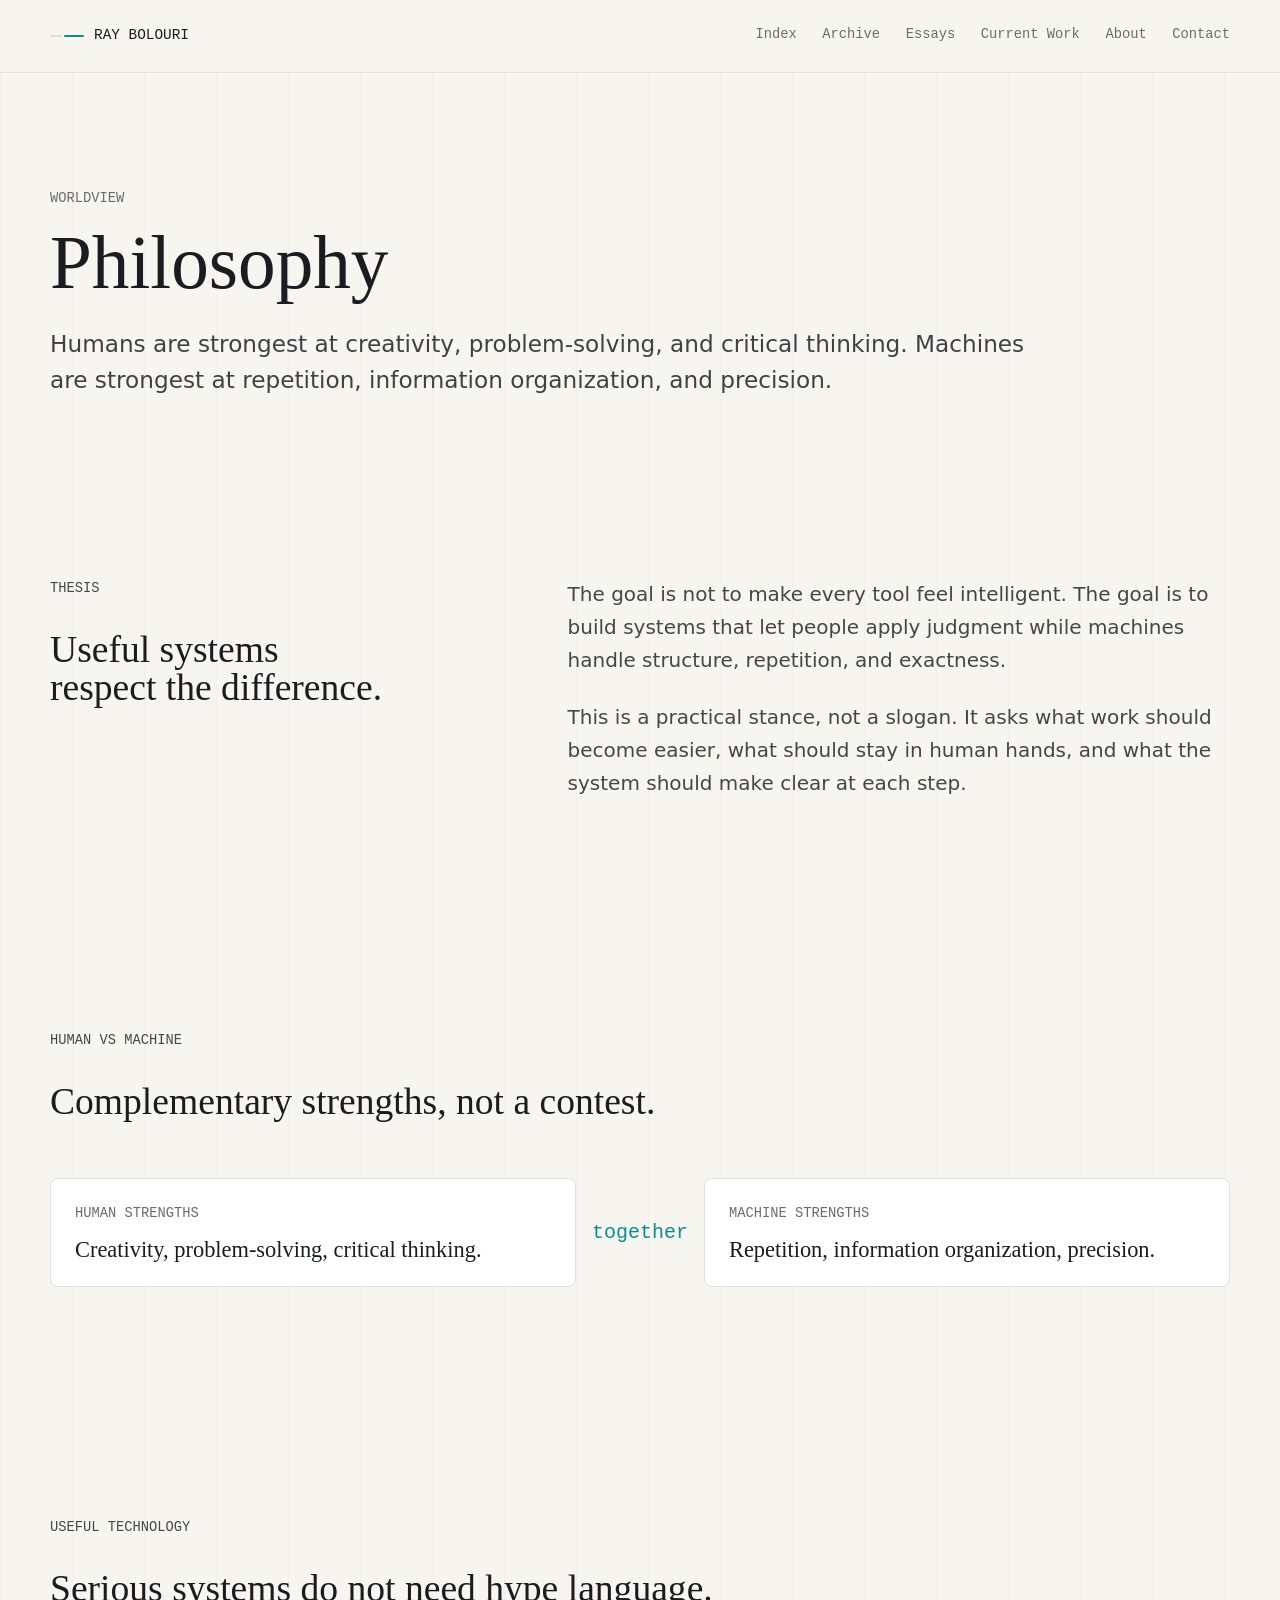
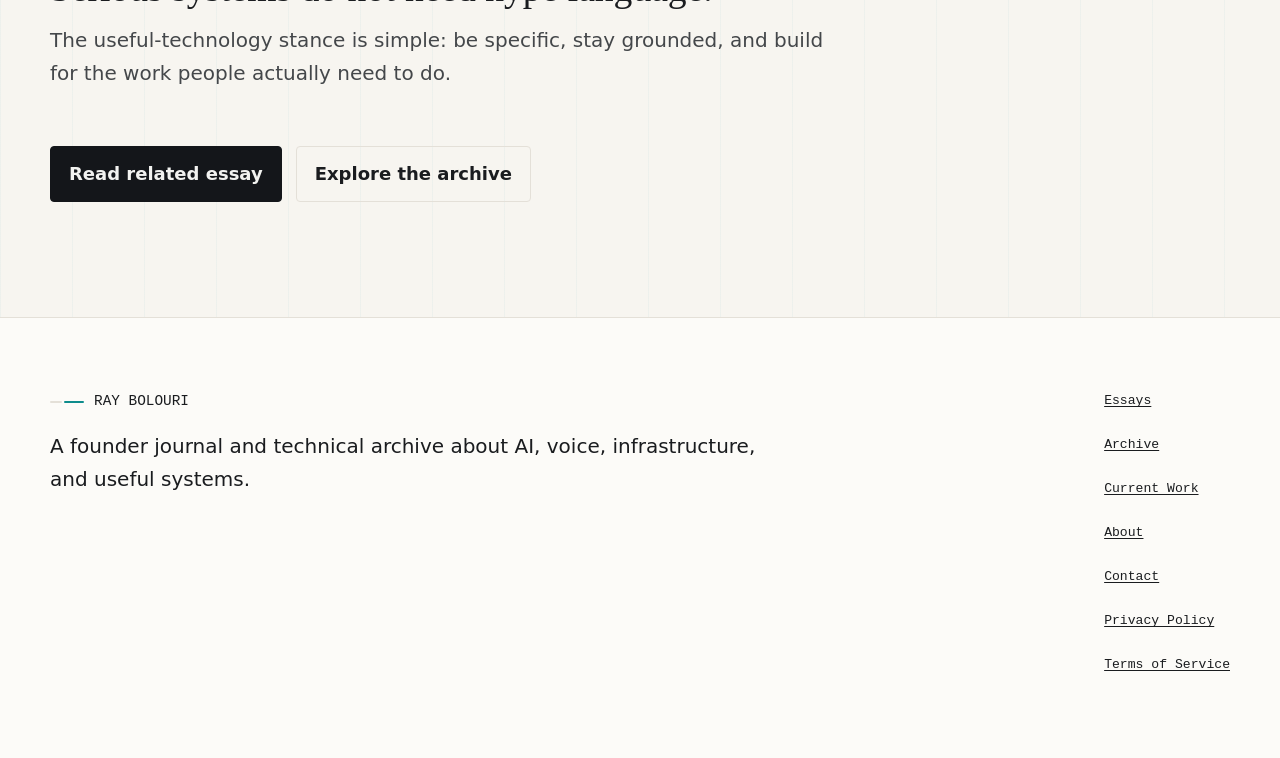
<file: philosophy/index.html>
<!doctype html>
<html lang="en">
  <head>
    <meta charset="utf-8">
    <meta name="viewport" content="width=device-width, initial-scale=1">
    <title>Philosophy - Ray Bolouri</title>
    <meta name="description" content="Human creativity and judgment, machine repetition and precision, and the case for useful technology.">
    <link rel="icon" href="../assets/favicon.svg" type="image/svg+xml">
    <link rel="stylesheet" href="../assets/css/site.css">
  </head>
  <body>
    <a class="skip-link" href="#main">Skip to content</a>
    <header class="site-header">
      <div class="nav-shell">
        <a class="brand" href="../index.html"><span class="brand-mark" aria-hidden="true"></span>Ray Bolouri</a>
        <button class="nav-toggle" type="button" data-nav-toggle aria-expanded="false" aria-label="Open navigation"><span aria-hidden="true"></span></button>
        <nav class="site-nav" aria-label="Primary">
          <a href="../index.html">Index</a>
          <a href="../archive/index.html">Archive</a>
          <a href="../essays/index.html">Essays</a>
          <a href="../current-work/index.html">Current Work</a>
          <a href="../about/index.html">About</a>
          <a href="../contact/index.html">Contact</a>
        </nav>
      </div>
    </header>
    <main id="main">
      <section class="page-hero page-shell">
        <p class="eyebrow">Worldview</p>
        <h1 class="page-title">Philosophy</h1>
        <p class="lead">Humans are strongest at creativity, problem-solving, and critical thinking. Machines are strongest at repetition, information organization, and precision.</p>
      </section>
      <section class="section">
        <div class="split">
          <div class="section-header">
            <p class="eyebrow">Thesis</p>
            <h2>Useful systems respect the difference.</h2>
          </div>
          <div class="text-stack">
            <p>The goal is not to make every tool feel intelligent. The goal is to build systems that let people apply judgment while machines handle structure, repetition, and exactness.</p>
            <p>This is a practical stance, not a slogan. It asks what work should become easier, what should stay in human hands, and what the system should make clear at each step.</p>
          </div>
        </div>
      </section>
      <section class="section" aria-labelledby="comparison-title">
        <div class="section-header">
          <p class="eyebrow">Human vs Machine</p>
          <h2 id="comparison-title">Complementary strengths, not a contest.</h2>
        </div>
        <!-- CONCEPTUAL: human-machine comparison diagram -->
        <div class="philosophy-diagram">
          <div class="diagram-node">
            <p class="card-label">Human strengths</p>
            <h3>Creativity, problem-solving, critical thinking.</h3>
          </div>
          <div class="diagram-bridge">together</div>
          <div class="diagram-node">
            <p class="card-label">Machine strengths</p>
            <h3>Repetition, information organization, precision.</h3>
          </div>
        </div>
      </section>
      <section class="section" aria-labelledby="useful-title">
        <div class="section-header">
          <p class="eyebrow">Useful technology</p>
          <h2 id="useful-title">Serious systems do not need hype language.</h2>
          <p>The useful-technology stance is simple: be specific, stay grounded, and build for the work people actually need to do.</p>
        </div>
        <div class="cta-row">
          <a class="button" href="../essays/index.html">Read related essay</a>
          <a class="button secondary" href="../archive/index.html">Explore the archive</a>
        </div>
      </section>
    </main>
    <footer class="site-footer">
      <div class="footer-shell">
        <div class="footer-copy">
          <a class="brand" href="../index.html"><span class="brand-mark" aria-hidden="true"></span>Ray Bolouri</a>
          <p>A founder journal and technical archive about AI, voice, infrastructure, and useful systems.</p>
        </div>
        <nav class="footer-links" aria-label="Footer">
          <a href="../essays/index.html">Essays</a>
          <a href="../archive/index.html">Archive</a>
          <a href="../current-work/index.html">Current Work</a>
          <a href="../about/index.html">About</a>
          <a href="../contact/index.html">Contact</a>
          <a href="../privacy-policy/index.html">Privacy Policy</a>
          <a href="../terms-of-service/index.html">Terms of Service</a>
        </nav>
      </div>
    </footer>
    <script src="../assets/js/site.js"></script>
  </body>
</html>
</file>
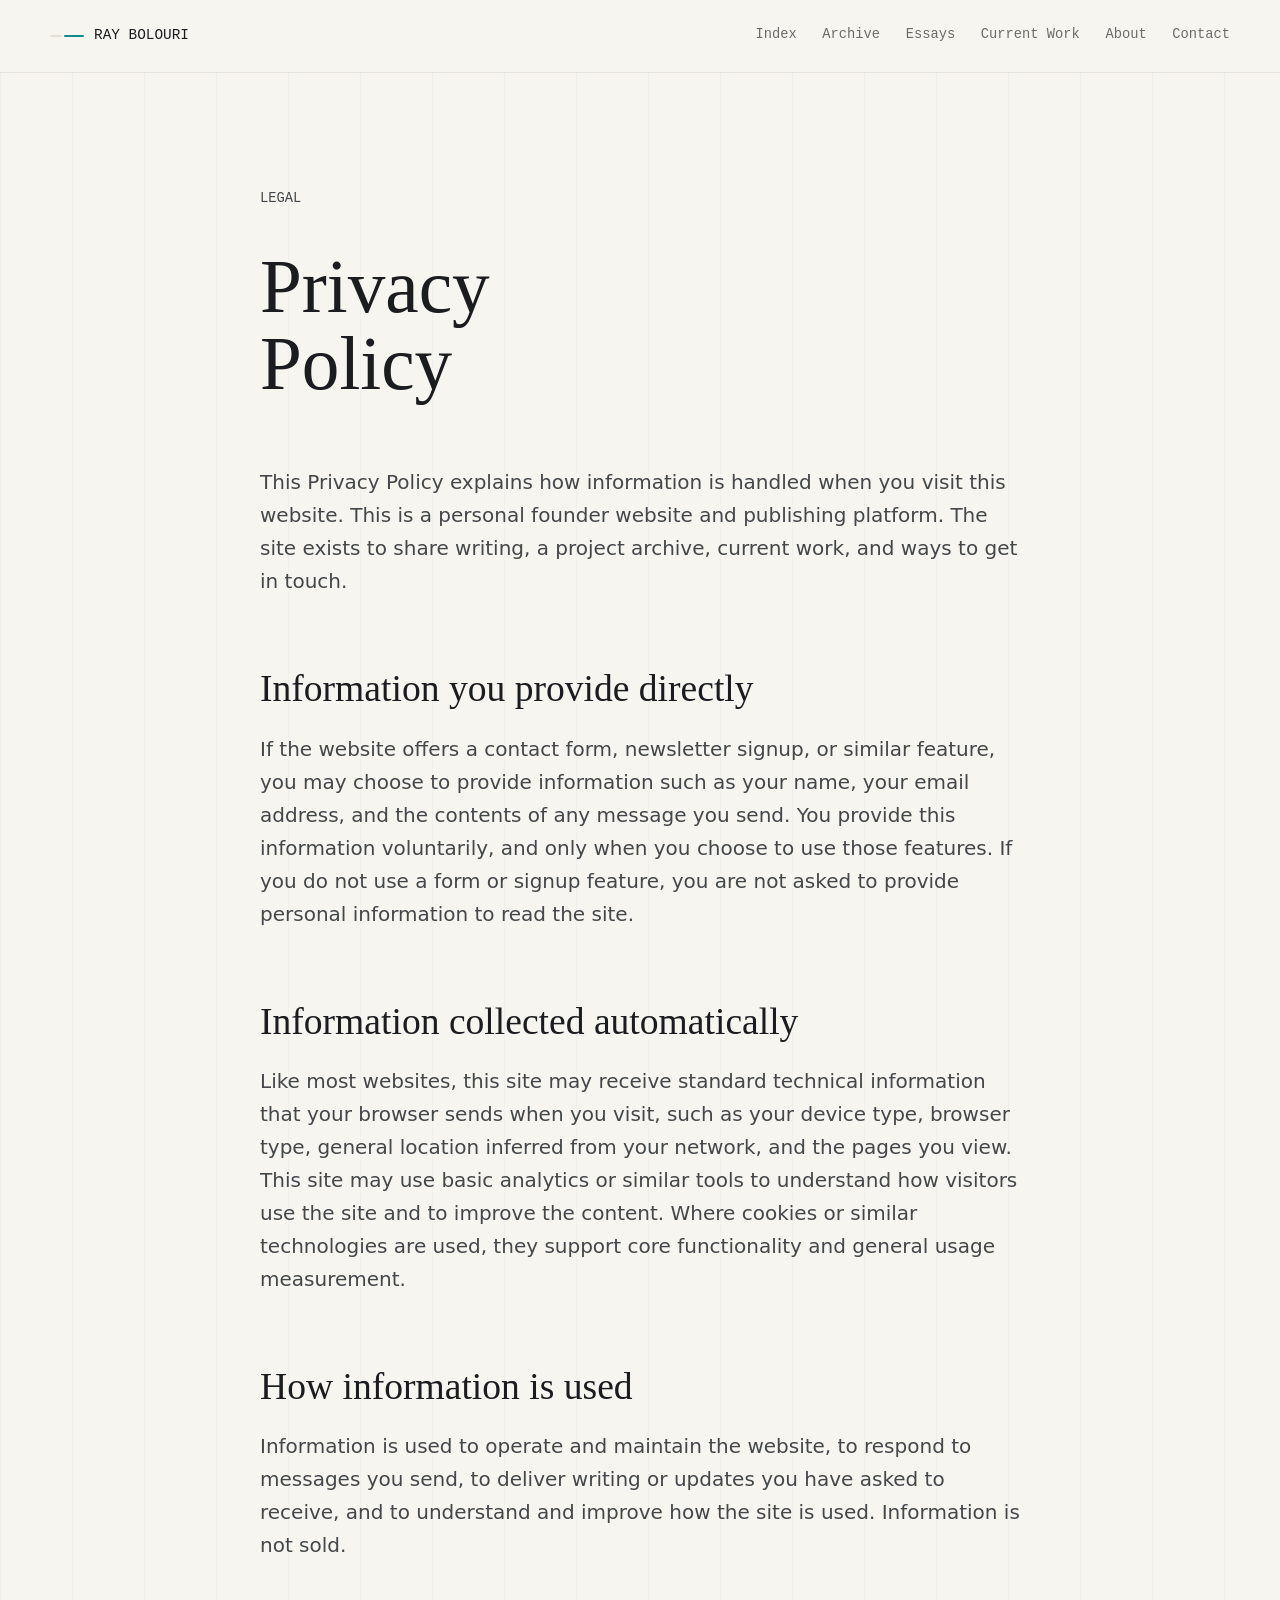
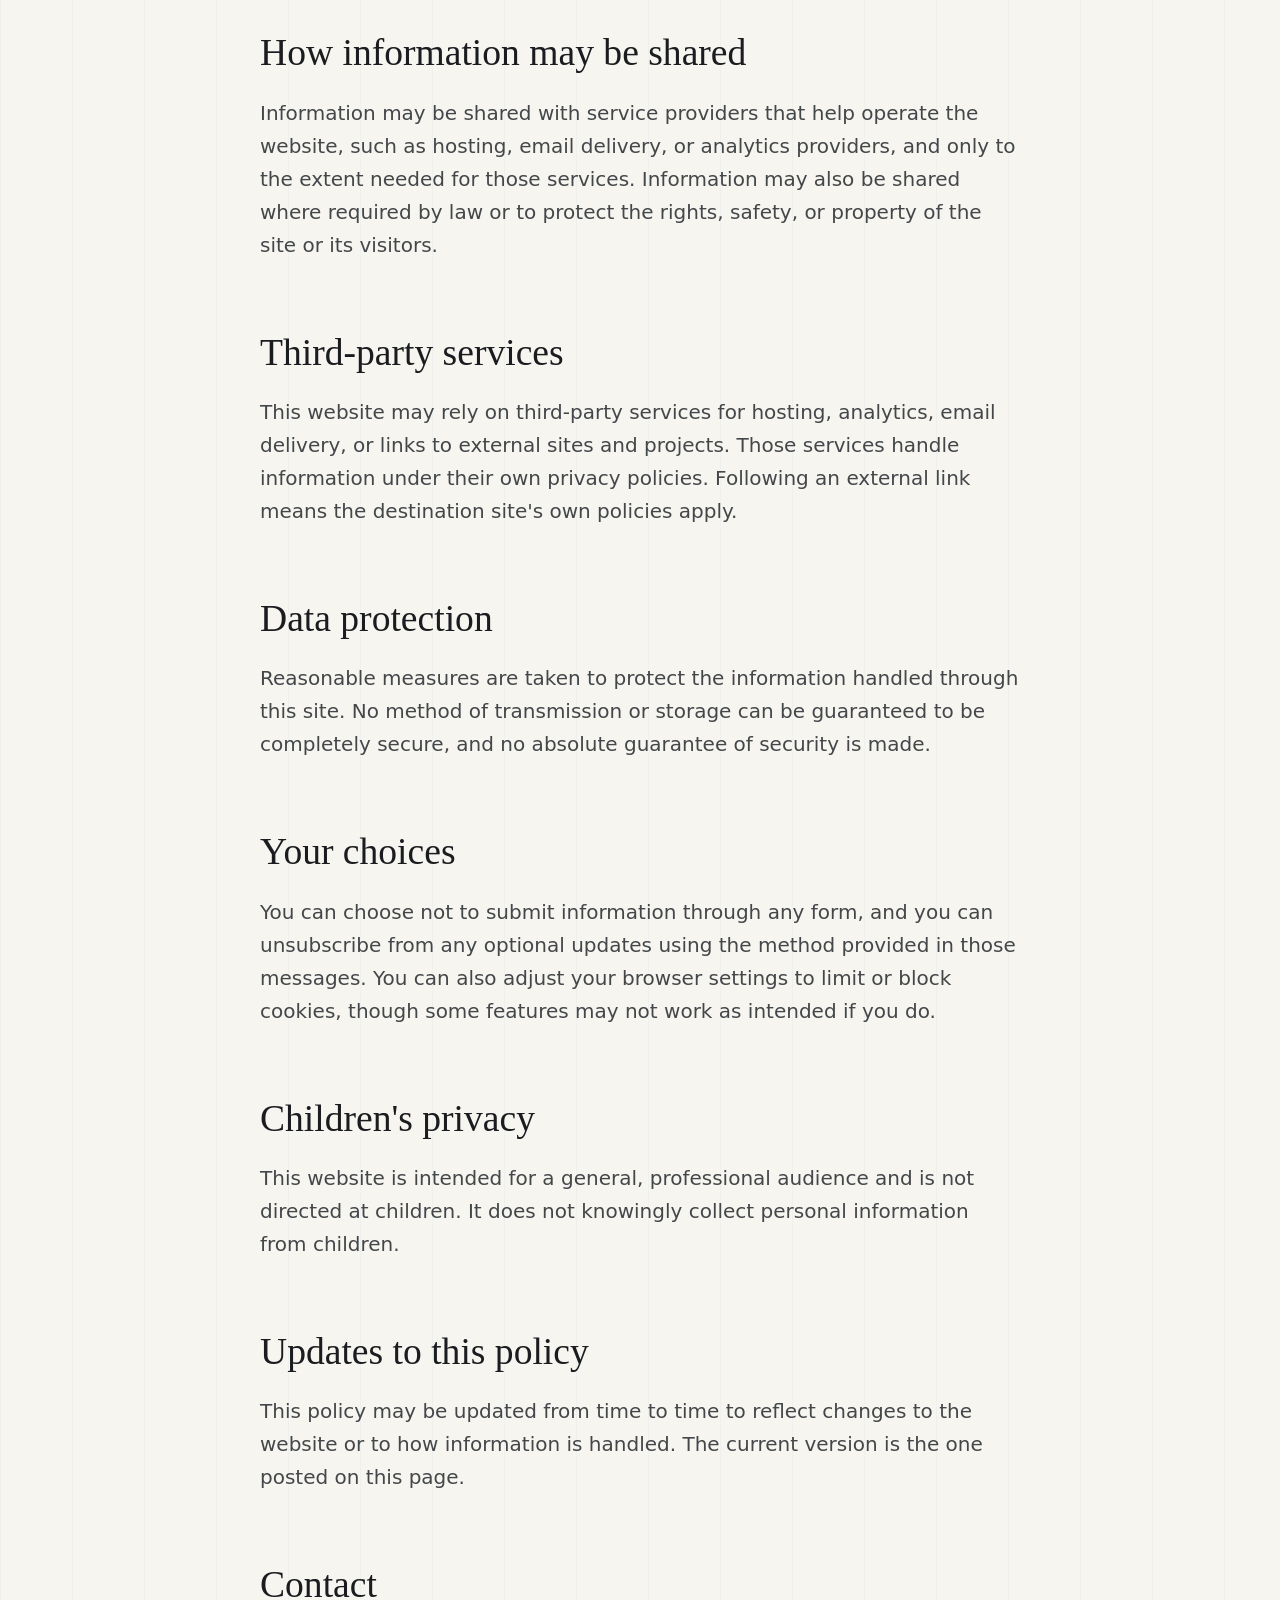
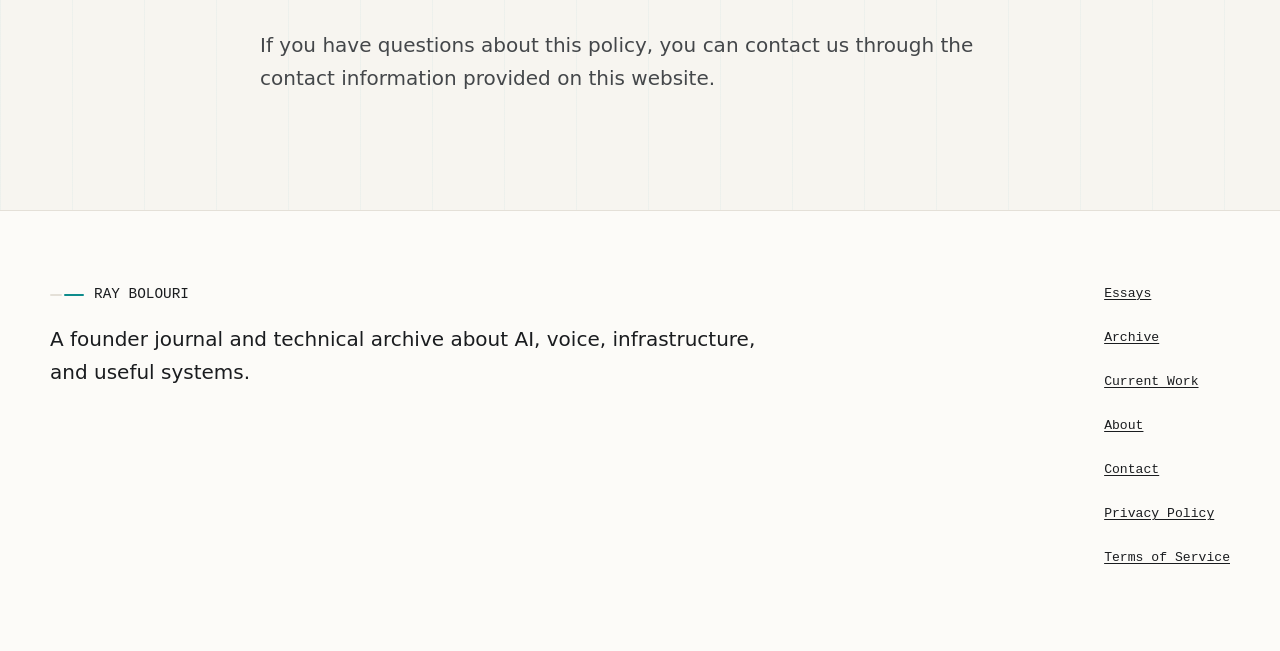
<file: privacy-policy/index.html>
<!doctype html>
<html lang="en">
  <head>
    <meta charset="utf-8">
    <meta name="viewport" content="width=device-width, initial-scale=1">
    <title>Privacy Policy - Ray Bolouri</title>
    <meta name="description" content="How information is handled on this website.">
    <link rel="icon" href="../assets/favicon.svg" type="image/svg+xml">
    <link rel="stylesheet" href="../assets/css/site.css">
  </head>
  <body>
    <a class="skip-link" href="#main">Skip to content</a>
    <header class="site-header">
      <div class="nav-shell">
        <a class="brand" href="../index.html"><span class="brand-mark" aria-hidden="true"></span>Ray Bolouri</a>
        <button class="nav-toggle" type="button" data-nav-toggle aria-expanded="false" aria-label="Open navigation"><span aria-hidden="true"></span></button>
        <nav class="site-nav" aria-label="Primary">
          <a href="../index.html">Index</a>
          <a href="../archive/index.html">Archive</a>
          <a href="../essays/index.html">Essays</a>
          <a href="../current-work/index.html">Current Work</a>
          <a href="../about/index.html">About</a>
          <a href="../contact/index.html">Contact</a>
        </nav>
      </div>
    </header>
    <main id="main" class="legal-page">
      <header class="article-header">
        <p class="eyebrow">Legal</p>
        <h1>Privacy Policy</h1>
      </header>
      <div class="legal-body">
        <p>This Privacy Policy explains how information is handled when you visit this website. This is a personal founder website and publishing platform. The site exists to share writing, a project archive, current work, and ways to get in touch.</p>
        <h2>Information you provide directly</h2>
        <p>If the website offers a contact form, newsletter signup, or similar feature, you may choose to provide information such as your name, your email address, and the contents of any message you send. You provide this information voluntarily, and only when you choose to use those features. If you do not use a form or signup feature, you are not asked to provide personal information to read the site.</p>
        <h2>Information collected automatically</h2>
        <p>Like most websites, this site may receive standard technical information that your browser sends when you visit, such as your device type, browser type, general location inferred from your network, and the pages you view. This site may use basic analytics or similar tools to understand how visitors use the site and to improve the content. Where cookies or similar technologies are used, they support core functionality and general usage measurement.</p>
        <h2>How information is used</h2>
        <p>Information is used to operate and maintain the website, to respond to messages you send, to deliver writing or updates you have asked to receive, and to understand and improve how the site is used. Information is not sold.</p>
        <h2>How information may be shared</h2>
        <p>Information may be shared with service providers that help operate the website, such as hosting, email delivery, or analytics providers, and only to the extent needed for those services. Information may also be shared where required by law or to protect the rights, safety, or property of the site or its visitors.</p>
        <h2>Third-party services</h2>
        <p>This website may rely on third-party services for hosting, analytics, email delivery, or links to external sites and projects. Those services handle information under their own privacy policies. Following an external link means the destination site's own policies apply.</p>
        <h2>Data protection</h2>
        <p>Reasonable measures are taken to protect the information handled through this site. No method of transmission or storage can be guaranteed to be completely secure, and no absolute guarantee of security is made.</p>
        <h2>Your choices</h2>
        <p>You can choose not to submit information through any form, and you can unsubscribe from any optional updates using the method provided in those messages. You can also adjust your browser settings to limit or block cookies, though some features may not work as intended if you do.</p>
        <h2>Children's privacy</h2>
        <p>This website is intended for a general, professional audience and is not directed at children. It does not knowingly collect personal information from children.</p>
        <h2>Updates to this policy</h2>
        <p>This policy may be updated from time to time to reflect changes to the website or to how information is handled. The current version is the one posted on this page.</p>
        <h2>Contact</h2>
        <p>If you have questions about this policy, you can contact us through the contact information provided on this website.</p>
      </div>
    </main>
    <footer class="site-footer">
      <div class="footer-shell">
        <div class="footer-copy">
          <a class="brand" href="../index.html"><span class="brand-mark" aria-hidden="true"></span>Ray Bolouri</a>
          <p>A founder journal and technical archive about AI, voice, infrastructure, and useful systems.</p>
        </div>
        <nav class="footer-links" aria-label="Footer">
          <a href="../essays/index.html">Essays</a>
          <a href="../archive/index.html">Archive</a>
          <a href="../current-work/index.html">Current Work</a>
          <a href="../about/index.html">About</a>
          <a href="../contact/index.html">Contact</a>
          <a href="../privacy-policy/index.html">Privacy Policy</a>
          <a href="../terms-of-service/index.html">Terms of Service</a>
        </nav>
      </div>
    </footer>
    <script src="../assets/js/site.js"></script>
  </body>
</html>
</file>
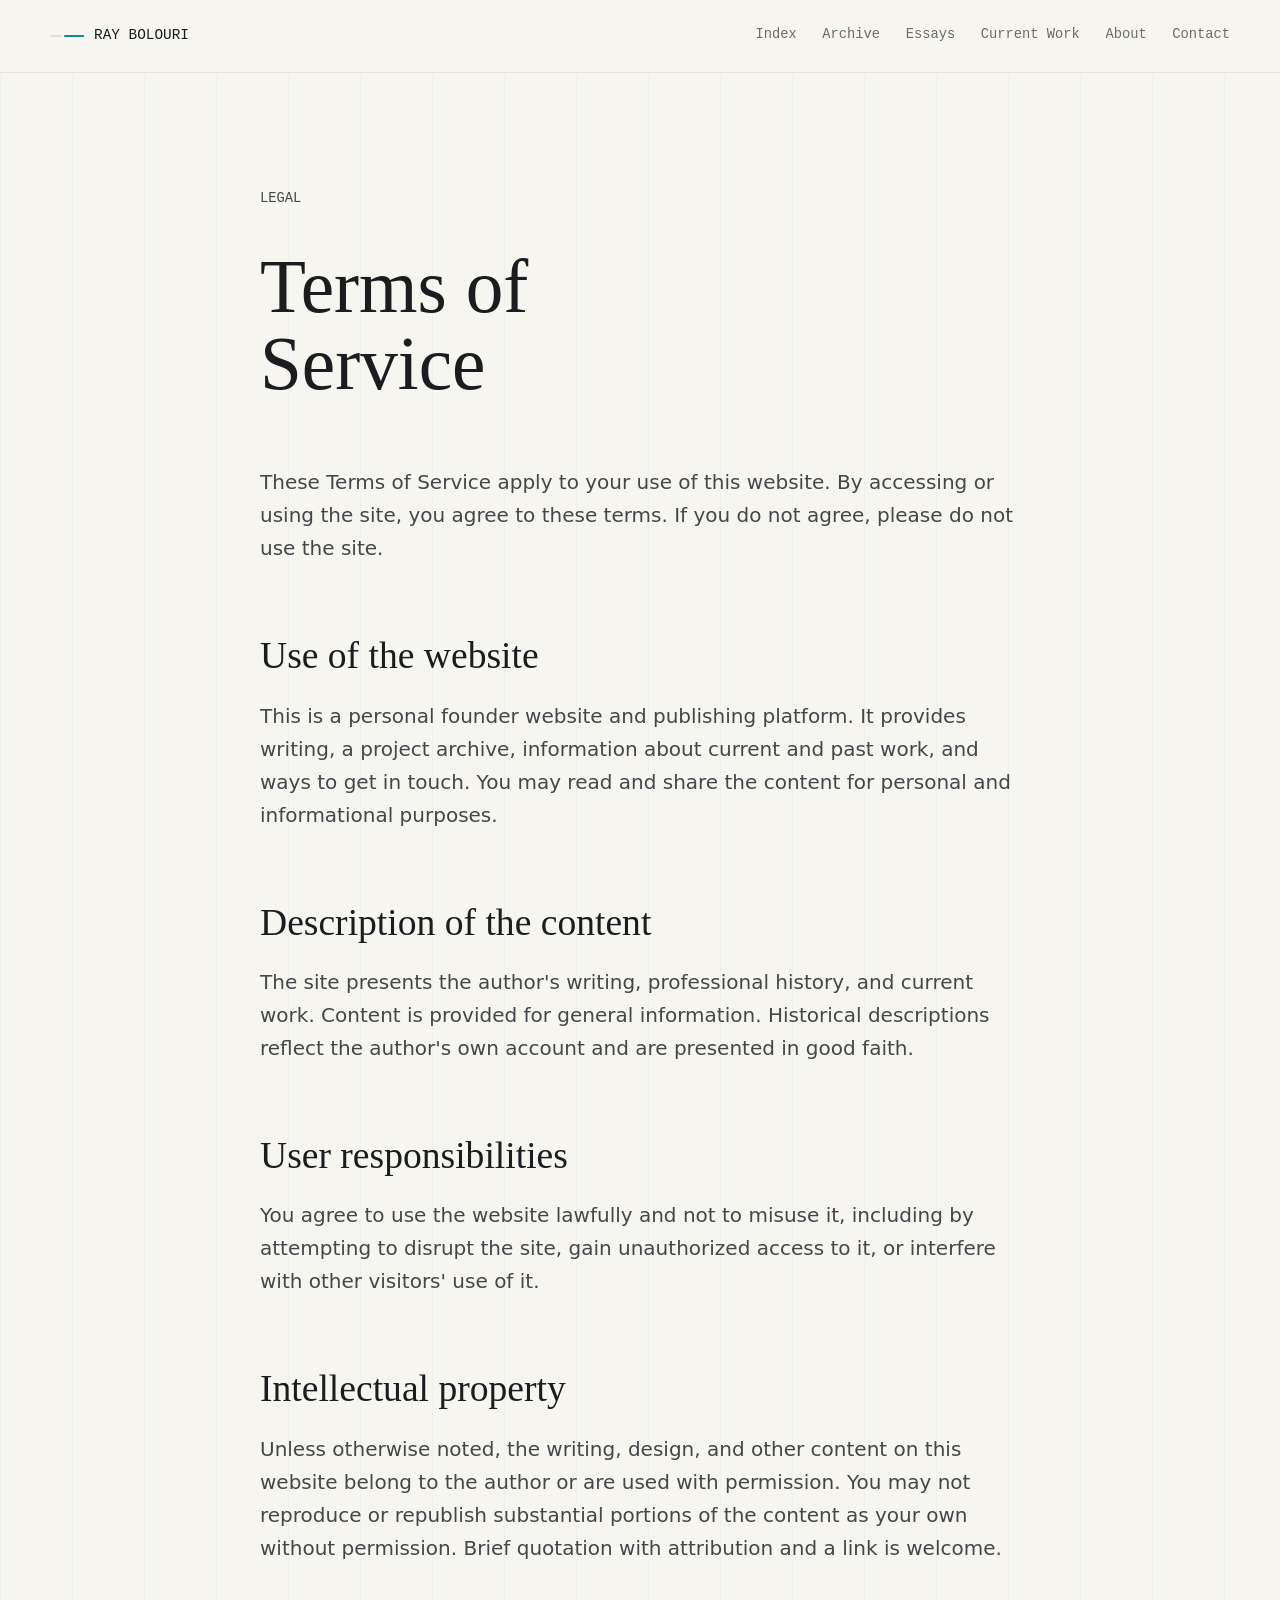
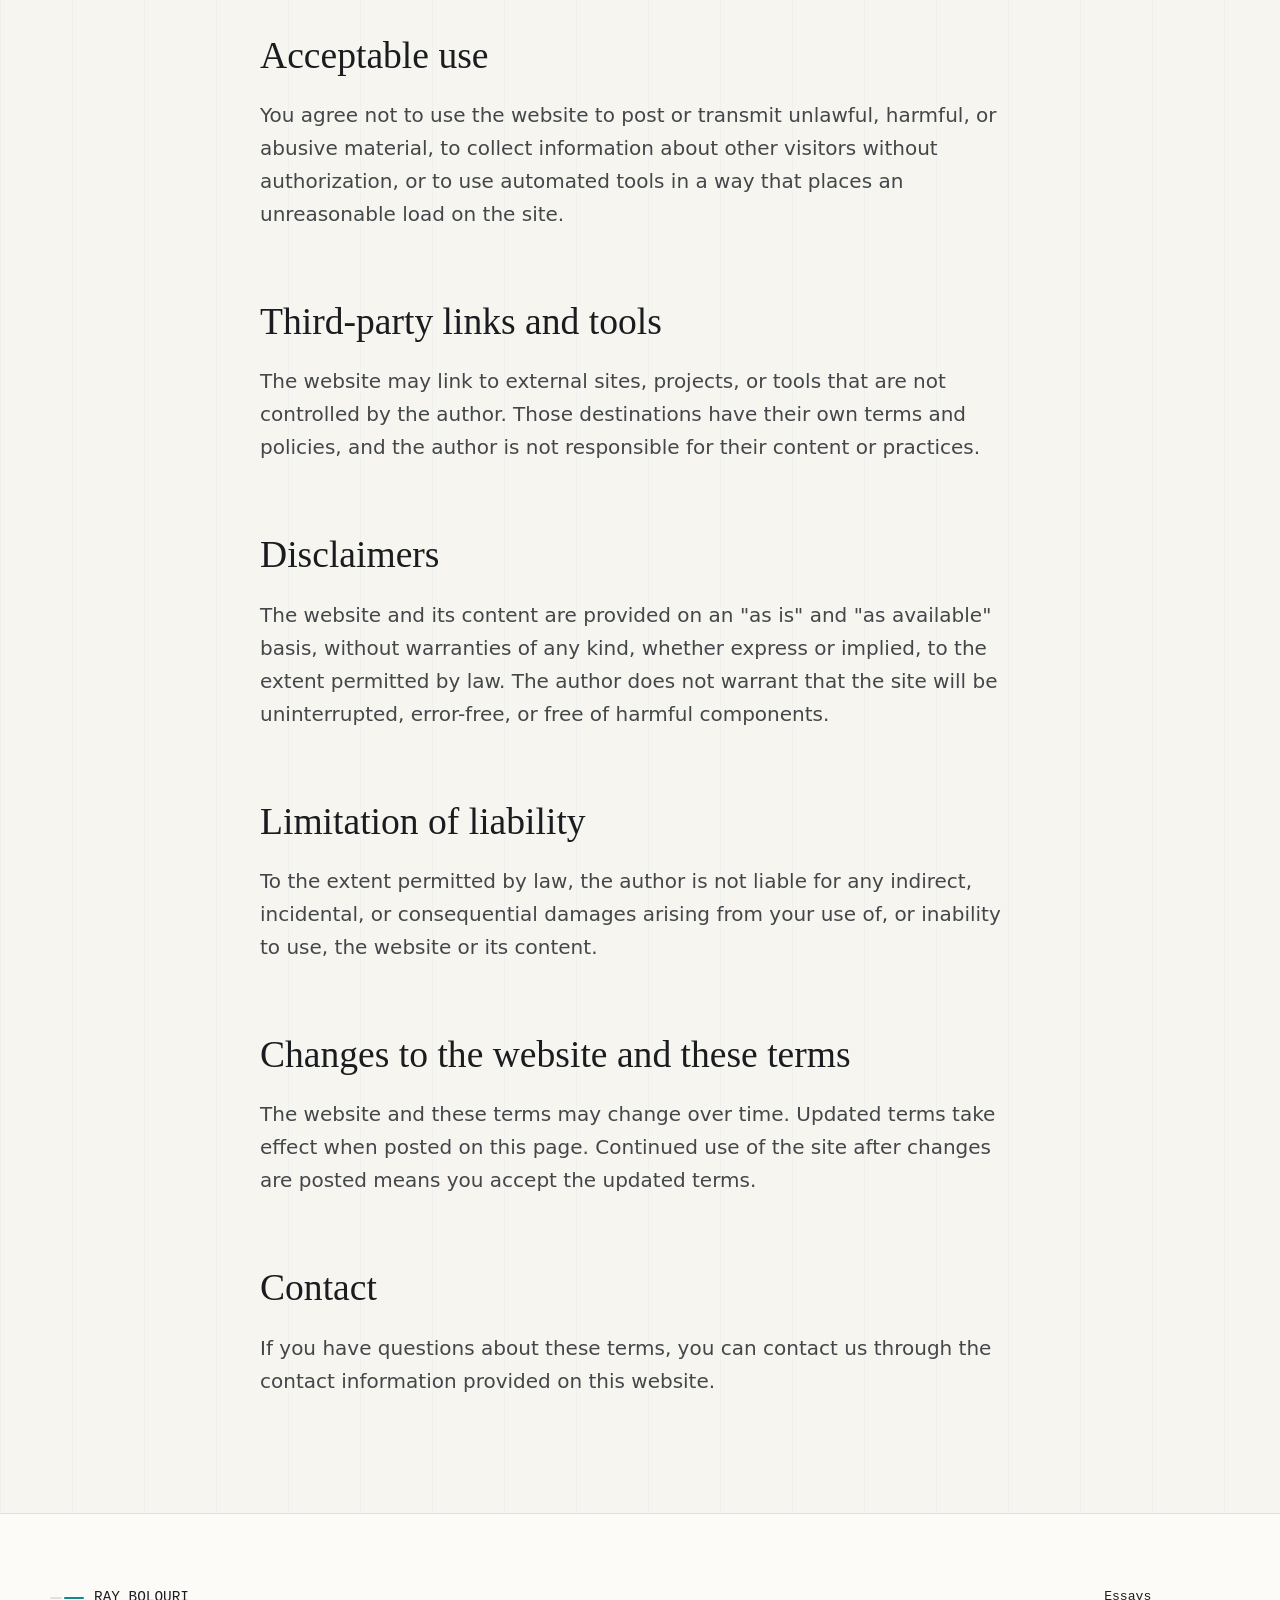
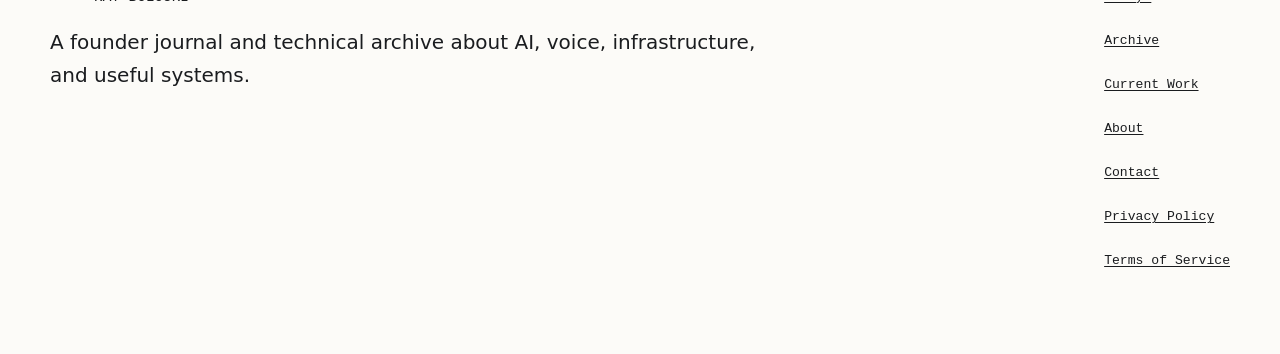
<file: terms-of-service/index.html>
<!doctype html>
<html lang="en">
  <head>
    <meta charset="utf-8">
    <meta name="viewport" content="width=device-width, initial-scale=1">
    <title>Terms of Service - Ray Bolouri</title>
    <meta name="description" content="Terms governing use of this website.">
    <link rel="icon" href="../assets/favicon.svg" type="image/svg+xml">
    <link rel="stylesheet" href="../assets/css/site.css">
  </head>
  <body>
    <a class="skip-link" href="#main">Skip to content</a>
    <header class="site-header">
      <div class="nav-shell">
        <a class="brand" href="../index.html"><span class="brand-mark" aria-hidden="true"></span>Ray Bolouri</a>
        <button class="nav-toggle" type="button" data-nav-toggle aria-expanded="false" aria-label="Open navigation"><span aria-hidden="true"></span></button>
        <nav class="site-nav" aria-label="Primary">
          <a href="../index.html">Index</a>
          <a href="../archive/index.html">Archive</a>
          <a href="../essays/index.html">Essays</a>
          <a href="../current-work/index.html">Current Work</a>
          <a href="../about/index.html">About</a>
          <a href="../contact/index.html">Contact</a>
        </nav>
      </div>
    </header>
    <main id="main" class="legal-page">
      <header class="article-header">
        <p class="eyebrow">Legal</p>
        <h1>Terms of Service</h1>
      </header>
      <div class="legal-body">
        <p>These Terms of Service apply to your use of this website. By accessing or using the site, you agree to these terms. If you do not agree, please do not use the site.</p>
        <h2>Use of the website</h2>
        <p>This is a personal founder website and publishing platform. It provides writing, a project archive, information about current and past work, and ways to get in touch. You may read and share the content for personal and informational purposes.</p>
        <h2>Description of the content</h2>
        <p>The site presents the author's writing, professional history, and current work. Content is provided for general information. Historical descriptions reflect the author's own account and are presented in good faith.</p>
        <h2>User responsibilities</h2>
        <p>You agree to use the website lawfully and not to misuse it, including by attempting to disrupt the site, gain unauthorized access to it, or interfere with other visitors' use of it.</p>
        <h2>Intellectual property</h2>
        <p>Unless otherwise noted, the writing, design, and other content on this website belong to the author or are used with permission. You may not reproduce or republish substantial portions of the content as your own without permission. Brief quotation with attribution and a link is welcome.</p>
        <h2>Acceptable use</h2>
        <p>You agree not to use the website to post or transmit unlawful, harmful, or abusive material, to collect information about other visitors without authorization, or to use automated tools in a way that places an unreasonable load on the site.</p>
        <h2>Third-party links and tools</h2>
        <p>The website may link to external sites, projects, or tools that are not controlled by the author. Those destinations have their own terms and policies, and the author is not responsible for their content or practices.</p>
        <h2>Disclaimers</h2>
        <p>The website and its content are provided on an "as is" and "as available" basis, without warranties of any kind, whether express or implied, to the extent permitted by law. The author does not warrant that the site will be uninterrupted, error-free, or free of harmful components.</p>
        <h2>Limitation of liability</h2>
        <p>To the extent permitted by law, the author is not liable for any indirect, incidental, or consequential damages arising from your use of, or inability to use, the website or its content.</p>
        <h2>Changes to the website and these terms</h2>
        <p>The website and these terms may change over time. Updated terms take effect when posted on this page. Continued use of the site after changes are posted means you accept the updated terms.</p>
        <h2>Contact</h2>
        <p>If you have questions about these terms, you can contact us through the contact information provided on this website.</p>
      </div>
    </main>
    <footer class="site-footer">
      <div class="footer-shell">
        <div class="footer-copy">
          <a class="brand" href="../index.html"><span class="brand-mark" aria-hidden="true"></span>Ray Bolouri</a>
          <p>A founder journal and technical archive about AI, voice, infrastructure, and useful systems.</p>
        </div>
        <nav class="footer-links" aria-label="Footer">
          <a href="../essays/index.html">Essays</a>
          <a href="../archive/index.html">Archive</a>
          <a href="../current-work/index.html">Current Work</a>
          <a href="../about/index.html">About</a>
          <a href="../contact/index.html">Contact</a>
          <a href="../privacy-policy/index.html">Privacy Policy</a>
          <a href="../terms-of-service/index.html">Terms of Service</a>
        </nav>
      </div>
    </footer>
    <script src="../assets/js/site.js"></script>
  </body>
</html>
</file>
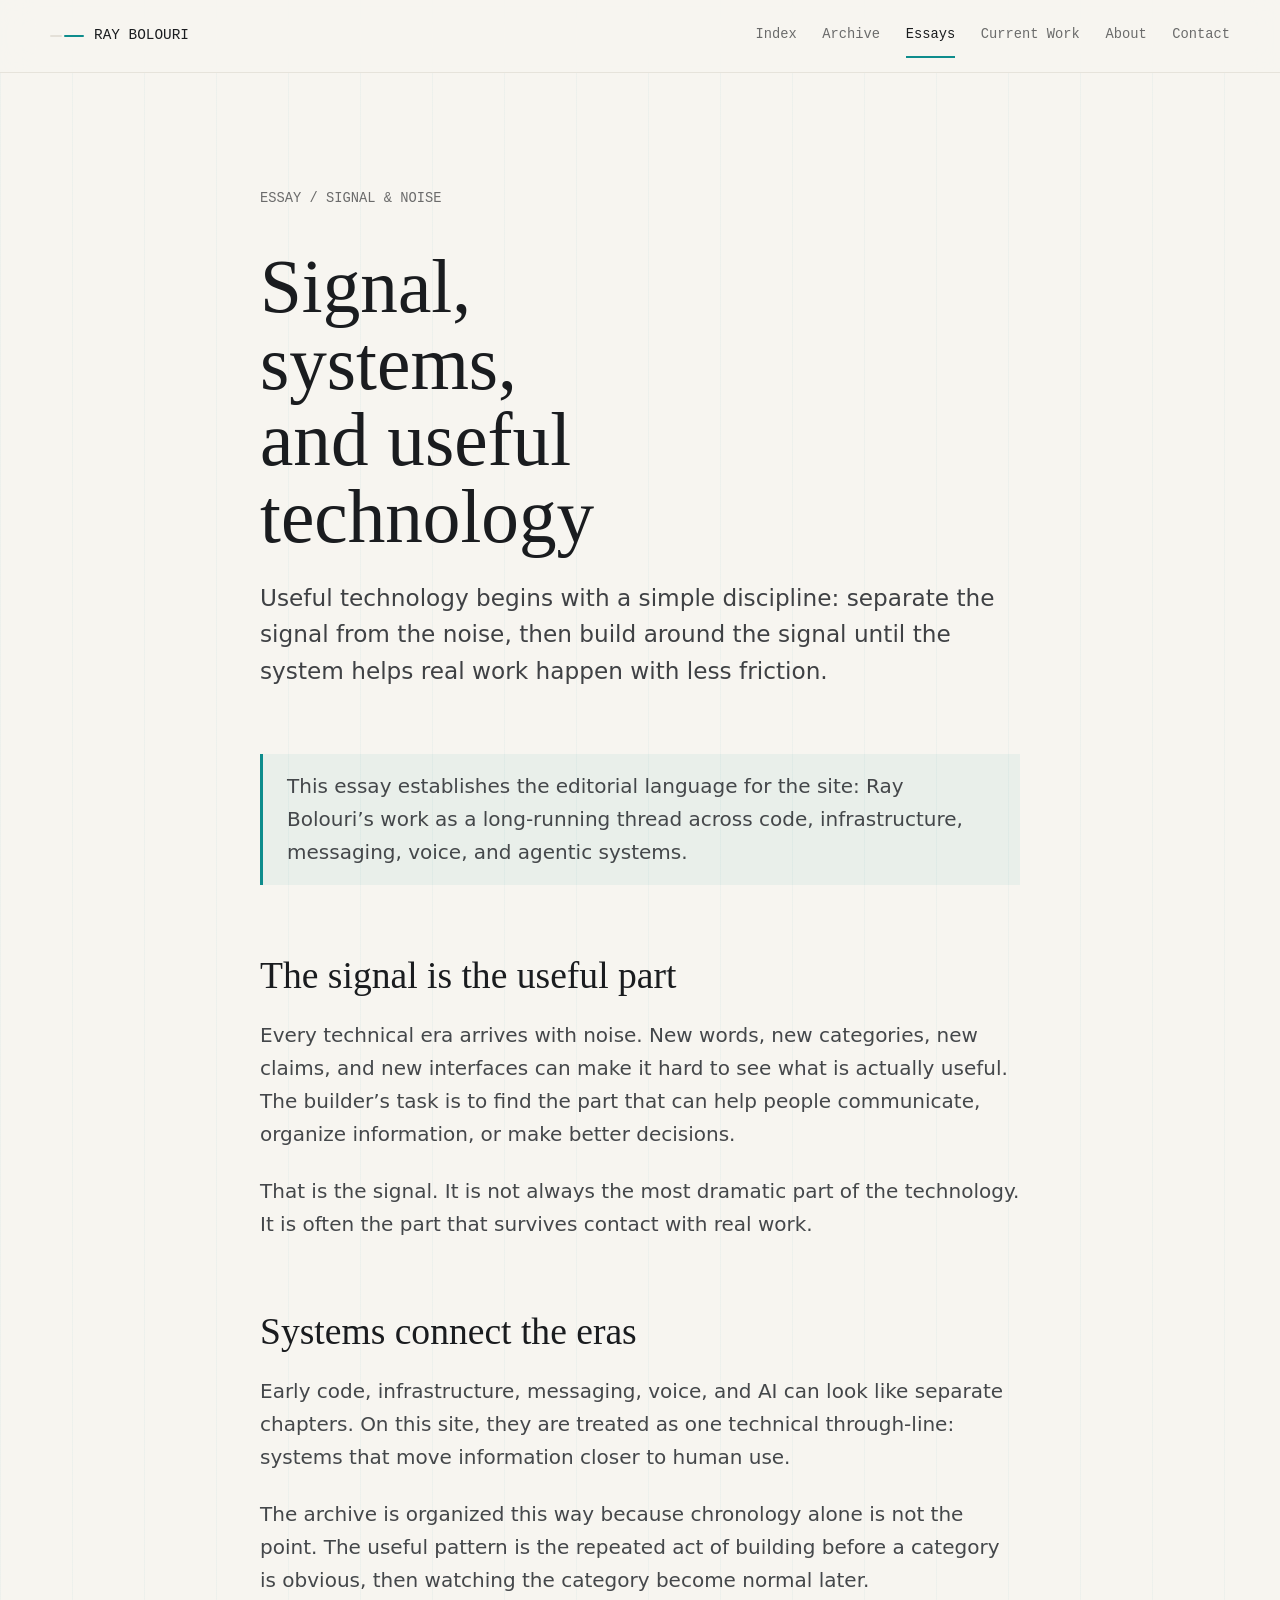
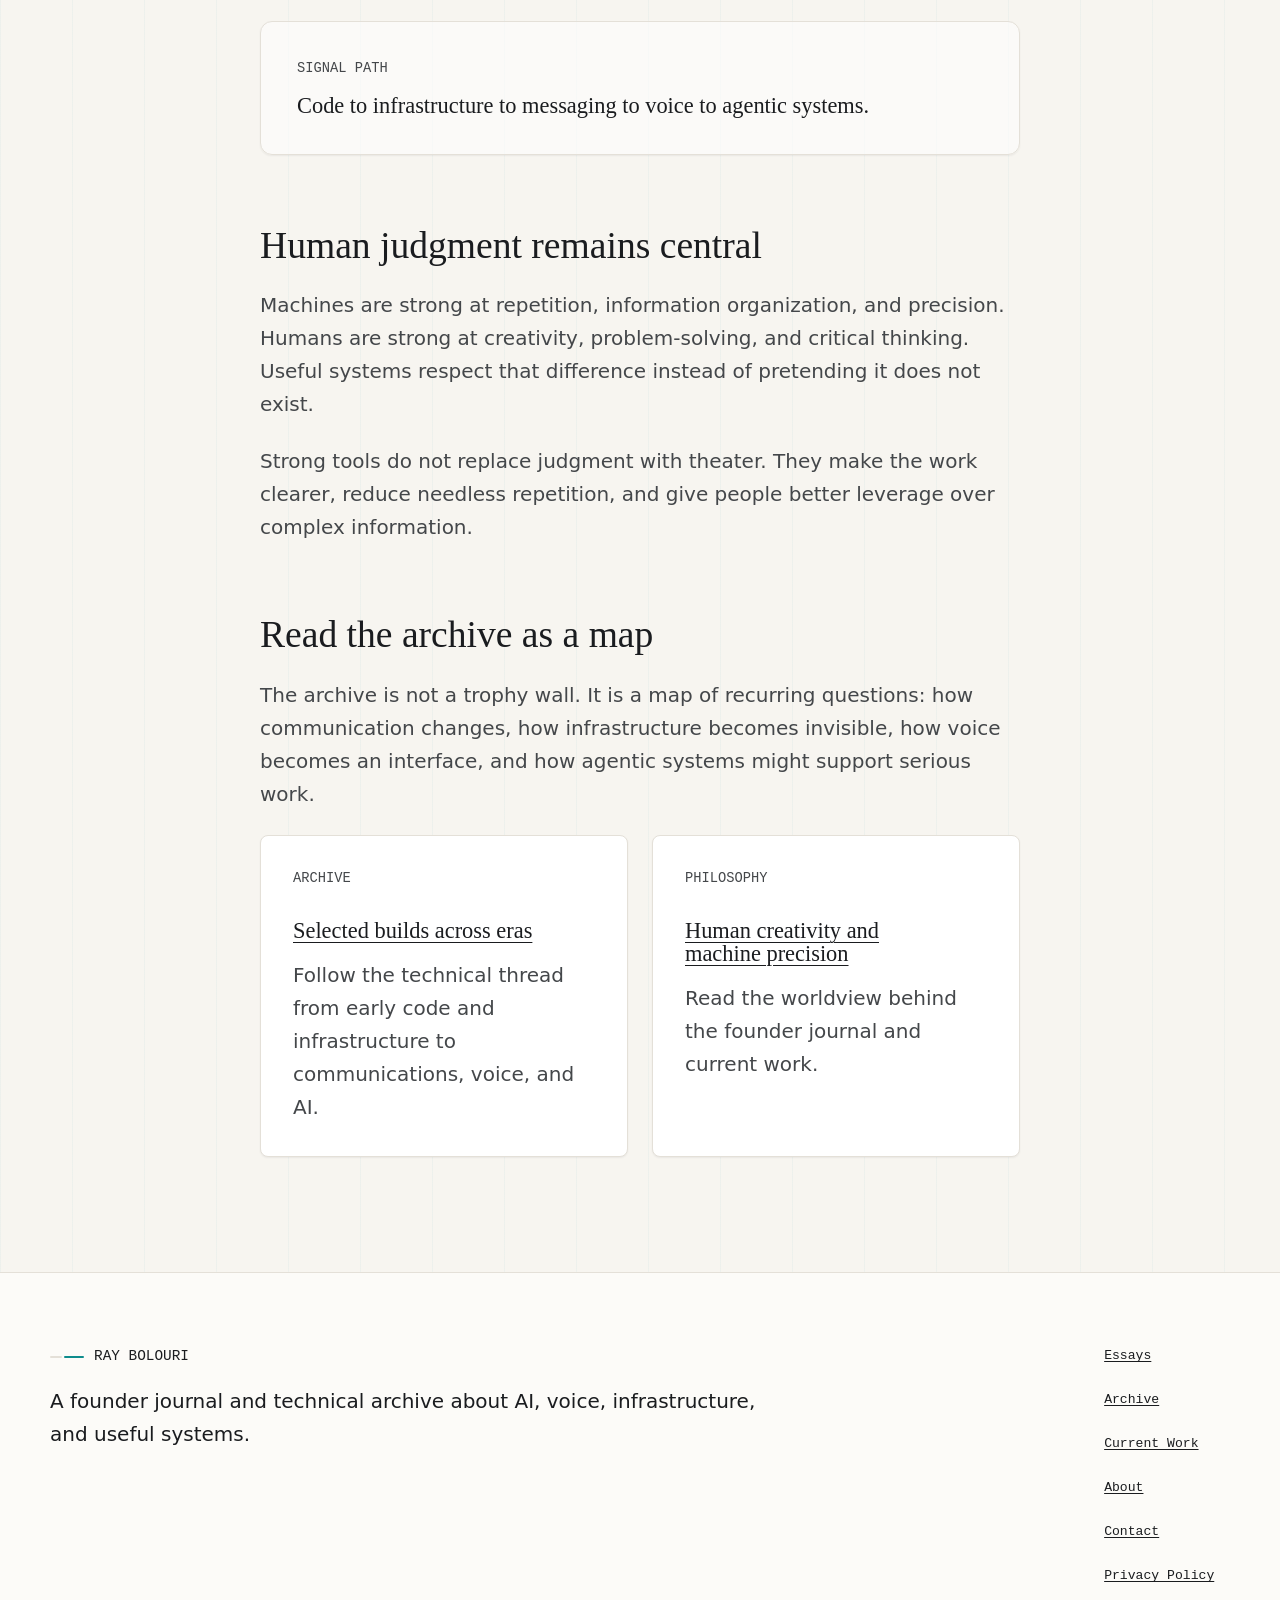
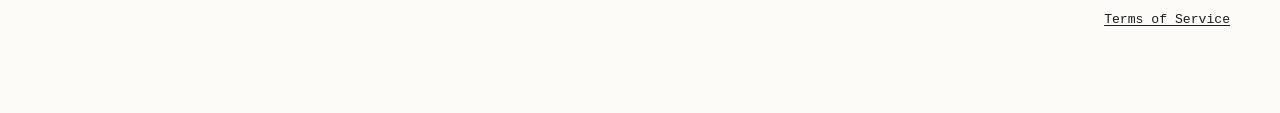
<file: essays/signal-and-noise.html>
<!doctype html>
<html lang="en">
  <head>
    <meta charset="utf-8">
    <meta name="viewport" content="width=device-width, initial-scale=1">
    <title>Signal, Systems, and Useful Technology - Ray Bolouri</title>
    <meta name="description" content="An essay on signal, systems, and useful technology from Ray Bolouri's founder journal.">
    <link rel="icon" href="../assets/favicon.svg" type="image/svg+xml">
    <link rel="stylesheet" href="../assets/css/site.css">
  </head>
  <body>
    <a class="skip-link" href="#main">Skip to content</a>
    <header class="site-header">
      <div class="nav-shell">
        <a class="brand" href="../index.html"><span class="brand-mark" aria-hidden="true"></span>Ray Bolouri</a>
        <button class="nav-toggle" type="button" data-nav-toggle aria-expanded="false" aria-label="Open navigation"><span aria-hidden="true"></span></button>
        <nav class="site-nav" aria-label="Primary">
          <a href="../index.html">Index</a>
          <a href="../archive/index.html">Archive</a>
          <a href="index.html" aria-current="page">Essays</a>
          <a href="../current-work/index.html">Current Work</a>
          <a href="../about/index.html">About</a>
          <a href="../contact/index.html">Contact</a>
        </nav>
      </div>
    </header>
    <main id="main">
      <article class="article-shell">
        <header class="article-header">
          <p class="meta">Essay / Signal &amp; Noise</p>
          <h1>Signal, systems, and useful technology</h1>
          <p class="lead">Useful technology begins with a simple discipline: separate the signal from the noise, then build around the signal until the system helps real work happen with less friction.</p>
        </header>
        <div class="article-body">
          <p class="article-callout">This essay establishes the editorial language for the site: Ray Bolouri’s work as a long-running thread across code, infrastructure, messaging, voice, and agentic systems.</p>
          <h2>The signal is the useful part</h2>
          <p>Every technical era arrives with noise. New words, new categories, new claims, and new interfaces can make it hard to see what is actually useful. The builder’s task is to find the part that can help people communicate, organize information, or make better decisions.</p>
          <p>That is the signal. It is not always the most dramatic part of the technology. It is often the part that survives contact with real work.</p>
          <h2>Systems connect the eras</h2>
          <p>Early code, infrastructure, messaging, voice, and AI can look like separate chapters. On this site, they are treated as one technical through-line: systems that move information closer to human use.</p>
          <p>The archive is organized this way because chronology alone is not the point. The useful pattern is the repeated act of building before a category is obvious, then watching the category become normal later.</p>
          <!-- CONCEPTUAL: simplified essay signal diagram, not product UI -->
          <div class="signal-panel" aria-label="Conceptual signal diagram">
            <p class="card-label">Signal Path</p>
            <h3>Code to infrastructure to messaging to voice to agentic systems.</h3>
          </div>
          <h2>Human judgment remains central</h2>
          <p>Machines are strong at repetition, information organization, and precision. Humans are strong at creativity, problem-solving, and critical thinking. Useful systems respect that difference instead of pretending it does not exist.</p>
          <p>Strong tools do not replace judgment with theater. They make the work clearer, reduce needless repetition, and give people better leverage over complex information.</p>
          <h2>Read the archive as a map</h2>
          <p>The archive is not a trophy wall. It is a map of recurring questions: how communication changes, how infrastructure becomes invisible, how voice becomes an interface, and how agentic systems might support serious work.</p>
          <div class="grid two">
            <article class="card">
              <p class="card-label">Archive</p>
              <h3><a href="../archive/index.html">Selected builds across eras</a></h3>
              <p>Follow the technical thread from early code and infrastructure to communications, voice, and AI.</p>
            </article>
            <article class="card">
              <p class="card-label">Philosophy</p>
              <h3><a href="../philosophy/index.html">Human creativity and machine precision</a></h3>
              <p>Read the worldview behind the founder journal and current work.</p>
            </article>
          </div>
        </div>
      </article>
    </main>
    <footer class="site-footer">
      <div class="footer-shell">
        <div class="footer-copy">
          <a class="brand" href="../index.html"><span class="brand-mark" aria-hidden="true"></span>Ray Bolouri</a>
          <p>A founder journal and technical archive about AI, voice, infrastructure, and useful systems.</p>
        </div>
        <nav class="footer-links" aria-label="Footer">
          <a href="index.html">Essays</a>
          <a href="../archive/index.html">Archive</a>
          <a href="../current-work/index.html">Current Work</a>
          <a href="../about/index.html">About</a>
          <a href="../contact/index.html">Contact</a>
          <a href="../privacy-policy/index.html">Privacy Policy</a>
          <a href="../terms-of-service/index.html">Terms of Service</a>
        </nav>
      </div>
    </footer>
    <script src="../assets/js/site.js"></script>
  </body>
</html>
</file>
<file: assets/css/site.css>
:root {
  --site-bg: #f7f5f0;
  --site-surface: #ffffff;
  --site-surface-elevated: #fcfbf8;
  --site-surface-dark: #14161a;
  --site-border: #e4e0d8;
  --site-text: #1a1c1f;
  --site-text-muted: #6b6b6b;
  --site-text-on-dark: #f2f2f0;
  --site-primary: #14161a;
  --site-primary-hover: #2a2d33;
  --site-accent: #0e8c8c;
  --site-accent-hover: #0b7373;
  --site-focus-ring: #0e8c8c;
  --radius-sm: 4px;
  --radius-md: 8px;
  --radius-lg: 12px;
  --shadow-sm: 0 1px 2px rgba(20, 22, 26, 0.06);
  --shadow-md: 0 4px 14px rgba(20, 22, 26, 0.08);
  --space-xs: 8px;
  --space-sm: 16px;
  --space-md: 24px;
  --space-lg: 48px;
  --space-xl: 96px;
  --measure: 68ch;
}

* {
  box-sizing: border-box;
}

html {
  scroll-behavior: smooth;
}

body {
  margin: 0;
  background:
    linear-gradient(90deg, rgba(14, 140, 140, 0.04) 1px, transparent 1px),
    var(--site-bg);
  background-size: 72px 72px;
  color: var(--site-text);
  font-family: Inter, ui-sans-serif, system-ui, -apple-system, BlinkMacSystemFont, "Segoe UI", sans-serif;
  font-size: clamp(1.0625rem, 0.4vw + 1rem, 1.25rem);
  line-height: 1.65;
  text-rendering: optimizeLegibility;
}

body.menu-open {
  overflow: hidden;
}

a {
  color: inherit;
  text-underline-offset: 0.18em;
  text-decoration-thickness: 1px;
}

a:hover {
  color: var(--site-accent-hover);
}

img,
svg {
  max-width: 100%;
}

button,
input,
textarea {
  font: inherit;
}

:focus-visible {
  outline: 3px solid var(--site-focus-ring);
  outline-offset: 4px;
}

.skip-link {
  position: absolute;
  left: 16px;
  top: 16px;
  z-index: 20;
  transform: translateY(-160%);
  background: var(--site-primary);
  color: var(--site-text-on-dark);
  padding: 10px 14px;
  border-radius: var(--radius-sm);
}

.skip-link:focus {
  transform: translateY(0);
}

.site-header {
  position: sticky;
  top: 0;
  z-index: 10;
  border-bottom: 1px solid rgba(228, 224, 216, 0.86);
  background: rgba(247, 245, 240, 0.9);
  backdrop-filter: blur(16px);
}

.nav-shell {
  width: min(1180px, calc(100% - 32px));
  margin: 0 auto;
  min-height: 72px;
  display: flex;
  align-items: center;
  justify-content: space-between;
  gap: var(--space-md);
}

.brand {
  display: inline-flex;
  align-items: center;
  gap: 10px;
  font-family: "IBM Plex Mono", "SFMono-Regular", Consolas, monospace;
  font-size: clamp(0.78rem, 0.2vw + 0.74rem, 0.9rem);
  letter-spacing: 0;
  text-decoration: none;
  text-transform: uppercase;
}

.brand-mark {
  width: 34px;
  height: 12px;
  position: relative;
  display: inline-block;
}

.brand-mark::before,
.brand-mark::after {
  content: "";
  position: absolute;
  top: 50%;
  transform: translateY(-50%);
  height: 2px;
  border-radius: 999px;
}

.brand-mark::before {
  left: 0;
  width: 12px;
  background: var(--site-border);
}

.brand-mark::after {
  right: 0;
  width: 20px;
  background: var(--site-accent);
}

.nav-toggle {
  display: none;
  width: 44px;
  height: 44px;
  border: 1px solid var(--site-border);
  border-radius: var(--radius-sm);
  background: var(--site-surface);
  color: var(--site-text);
  align-items: center;
  justify-content: center;
}

.nav-toggle span,
.nav-toggle span::before,
.nav-toggle span::after {
  width: 18px;
  height: 2px;
  display: block;
  border-radius: 999px;
  background: currentColor;
  position: relative;
}

.nav-toggle span::before,
.nav-toggle span::after {
  content: "";
  position: absolute;
  left: 0;
}

.nav-toggle span::before {
  top: -6px;
}

.nav-toggle span::after {
  top: 6px;
}

.site-nav {
  display: flex;
  align-items: center;
  gap: clamp(14px, 2vw, 28px);
  font-family: "IBM Plex Mono", "SFMono-Regular", Consolas, monospace;
  font-size: clamp(0.76rem, 0.2vw + 0.72rem, 0.86rem);
  color: var(--site-text-muted);
}

.site-nav a {
  text-decoration: none;
  min-height: 44px;
  display: inline-flex;
  align-items: center;
  border-bottom: 2px solid transparent;
}

.site-nav a[aria-current="page"] {
  color: var(--site-text);
  border-bottom-color: var(--site-accent);
}

.page-shell,
.section {
  width: min(1180px, calc(100% - 32px));
  margin: 0 auto;
}

.hero {
  position: relative;
  min-height: min(780px, calc(82svh - 72px));
  display: grid;
  align-items: center;
  padding: clamp(56px, 7vw, 104px) 0 clamp(36px, 5vw, 72px);
}

.hero::after {
  content: "";
  position: absolute;
  right: clamp(260px, 22vw, 380px);
  bottom: -44px;
  width: 2px;
  height: 88px;
  background: linear-gradient(rgba(14, 140, 140, 0), rgba(14, 140, 140, 0.72), rgba(14, 140, 140, 0));
}

.hero-grid {
  display: grid;
  grid-template-columns: minmax(0, 1.08fr) minmax(290px, 0.62fr);
  align-items: end;
  gap: clamp(32px, 7vw, 96px);
}

.eyebrow,
.meta,
.card-label {
  margin: 0 0 14px;
  color: var(--site-text-muted);
  font-family: "IBM Plex Mono", "SFMono-Regular", Consolas, monospace;
  font-size: clamp(0.75rem, 0.2vw + 0.7rem, 0.875rem);
  letter-spacing: 0;
  text-transform: uppercase;
}

h1,
h2,
h3 {
  margin: 0;
  color: var(--site-text);
  line-height: 1.02;
  font-family: Georgia, "Times New Roman", serif;
  font-weight: 500;
  text-wrap: balance;
}

h1 {
  max-width: 10.8ch;
  font-size: clamp(2.5rem, 4vw + 1.5rem, 5.75rem);
}

.page-title {
  max-width: 13ch;
}

h2 {
  font-size: clamp(1.75rem, 2vw + 0.75rem, 3.25rem);
}

h3 {
  font-size: clamp(1.125rem, 0.5vw + 1rem, 1.5rem);
}

p {
  margin: 0;
}

.lead {
  max-width: var(--measure);
  color: #3f4144;
  font-size: clamp(1.15rem, 0.55vw + 1.05rem, 1.45rem);
  line-height: 1.58;
}

.hero-copy {
  display: grid;
  gap: var(--space-md);
}

.hero-thesis {
  max-width: 52ch;
  border-left: 2px solid var(--site-accent);
  padding-left: var(--space-sm);
  color: #34373a;
  font-family: Georgia, "Times New Roman", serif;
  font-size: clamp(1.18rem, 0.5vw + 1.05rem, 1.45rem);
  line-height: 1.45;
}

.hero-actions,
.cta-row {
  display: flex;
  flex-wrap: wrap;
  gap: 14px;
  align-items: center;
  margin-top: 8px;
}

.button {
  min-height: 48px;
  display: inline-flex;
  align-items: center;
  justify-content: center;
  gap: 10px;
  padding: 12px 18px;
  border: 1px solid var(--site-primary);
  border-radius: var(--radius-sm);
  background: var(--site-primary);
  color: var(--site-text-on-dark);
  font-size: clamp(1rem, 0.3vw + 0.95rem, 1.125rem);
  font-weight: 650;
  text-decoration: none;
  transition: background 180ms ease, border-color 180ms ease, transform 180ms ease;
}

.button:hover {
  background: var(--site-primary-hover);
  border-color: var(--site-primary-hover);
  color: var(--site-text-on-dark);
  transform: translateY(-1px);
}

.button.secondary {
  background: transparent;
  color: var(--site-text);
  border-color: var(--site-border);
}

.button.secondary:hover {
  border-color: var(--site-accent);
  color: var(--site-accent-hover);
  background: rgba(14, 140, 140, 0.05);
}

.text-link {
  display: inline-flex;
  align-items: center;
  min-height: 44px;
  color: var(--site-text);
  font-weight: 650;
}

.signal-panel {
  border: 1px solid var(--site-border);
  border-radius: var(--radius-lg);
  background: rgba(255, 255, 255, 0.58);
  padding: clamp(22px, 3vw, 36px);
  box-shadow: var(--shadow-sm);
}

.signal-visual {
  min-height: 340px;
  display: grid;
  align-content: space-between;
  gap: var(--space-lg);
}

.waveform {
  display: grid;
  gap: 13px;
}

.wave {
  height: 2px;
  border-radius: 999px;
  background: linear-gradient(90deg, rgba(26, 28, 31, 0.12), rgba(14, 140, 140, 0.95), rgba(26, 28, 31, 0.12));
  transform-origin: left center;
  animation: signalPulse 6s ease-in-out infinite;
}

.wave:nth-child(2) {
  width: 78%;
  margin-left: 12%;
  animation-delay: -1.2s;
}

.wave:nth-child(3) {
  width: 54%;
  margin-left: 32%;
  animation-delay: -2.4s;
}

.wave:nth-child(4) {
  width: 88%;
  margin-left: 3%;
  animation-delay: -3s;
}

.signal-note {
  border-top: 1px solid var(--site-border);
  padding-top: var(--space-md);
  display: grid;
  gap: var(--space-sm);
}

.signal-note strong {
  font-family: Georgia, "Times New Roman", serif;
  font-size: clamp(1.35rem, 1vw + 1rem, 2rem);
  font-weight: 500;
}

.signal-note span {
  color: var(--site-text-muted);
  font-family: "IBM Plex Mono", "SFMono-Regular", Consolas, monospace;
  font-size: 0.82rem;
  text-transform: uppercase;
}

.section {
  position: relative;
  padding: clamp(72px, 9vw, 120px) 0;
}

.home-flow > .section:not(:first-child)::before,
.home-flow > .dark-band .section::before {
  content: "";
  position: absolute;
  top: 0;
  left: 0;
  width: min(220px, 36vw);
  height: 1px;
  background: linear-gradient(90deg, var(--site-accent), rgba(14, 140, 140, 0));
}

.home-flow > .section:not(:first-child)::after,
.home-flow > .dark-band .section::after {
  content: "";
  position: absolute;
  top: -5px;
  left: min(96px, 20vw);
  width: 11px;
  height: 11px;
  border-radius: 999px;
  border: 2px solid var(--site-accent);
  background: var(--site-bg);
}

.home-flow > .dark-band .section::after {
  background: var(--site-surface-dark);
}

.section-header {
  max-width: 780px;
  display: grid;
  gap: var(--space-sm);
  margin-bottom: clamp(28px, 5vw, 56px);
}

.section-header p {
  color: #44474a;
}

.grid {
  display: grid;
  gap: var(--space-md);
}

.grid.two {
  grid-template-columns: repeat(2, minmax(0, 1fr));
}

.grid.three {
  grid-template-columns: repeat(3, minmax(0, 1fr));
}

.grid.four {
  grid-template-columns: repeat(4, minmax(0, 1fr));
}

.signal-era-grid {
  position: relative;
}

.signal-era-grid::before {
  content: "";
  position: absolute;
  left: 8%;
  right: 8%;
  top: 34px;
  height: 1px;
  background: linear-gradient(90deg, rgba(242, 242, 240, 0.2), var(--site-accent), rgba(242, 242, 240, 0.2));
}

.signal-era-grid .card {
  position: relative;
}

.signal-era-grid .card::before {
  content: "";
  position: absolute;
  top: -12px;
  left: 28px;
  width: 13px;
  height: 13px;
  border-radius: 999px;
  border: 2px solid var(--site-accent);
  background: var(--site-surface-dark);
}

.card {
  min-height: 100%;
  display: grid;
  gap: var(--space-sm);
  align-content: start;
  border: 1px solid var(--site-border);
  border-radius: var(--radius-md);
  background: var(--site-surface);
  padding: clamp(22px, 3vw, 32px);
  box-shadow: var(--shadow-sm);
}

.card p,
.legal-page p,
.article-body p,
.text-stack p {
  color: #44474a;
}

.card a {
  align-self: end;
}

.dark-band {
  width: 100%;
  background: var(--site-surface-dark);
  color: var(--site-text-on-dark);
  margin: clamp(56px, 8vw, 104px) 0;
}

.dark-band .section {
  padding-top: clamp(72px, 9vw, 120px);
  padding-bottom: clamp(72px, 9vw, 120px);
}

.dark-band h2,
.dark-band h3 {
  color: var(--site-text-on-dark);
}

.dark-band p,
.dark-band .eyebrow,
.dark-band .meta {
  color: #d6d5cf;
}

.dark-card {
  border-color: rgba(242, 242, 240, 0.16);
  background: rgba(255, 255, 255, 0.045);
  color: var(--site-text-on-dark);
}

.dark-card p {
  color: #d6d5cf;
}

.philosophy-diagram {
  display: grid;
  grid-template-columns: 1fr auto 1fr;
  align-items: stretch;
  gap: var(--space-sm);
}

.diagram-node {
  border: 1px solid var(--site-border);
  border-radius: var(--radius-md);
  background: var(--site-surface);
  padding: var(--space-md);
}

.diagram-bridge {
  min-width: 68px;
  display: grid;
  place-items: center;
  color: var(--site-accent);
  font-family: "IBM Plex Mono", "SFMono-Regular", Consolas, monospace;
}

.philosophy-section .split {
  grid-template-columns: minmax(0, 1fr) minmax(0, 1fr);
}

.philosophy-section .section-header {
  max-width: 920px;
}

.archive-thread {
  position: relative;
}

.archive-thread::before {
  content: "";
  position: absolute;
  left: 14px;
  top: 20px;
  bottom: 20px;
  width: 2px;
  background: linear-gradient(var(--site-border), var(--site-accent), var(--site-border));
}

.archive-thread .card {
  position: relative;
  margin-left: 34px;
}

.archive-thread .card::before {
  content: "";
  position: absolute;
  left: -28px;
  top: 30px;
  width: 12px;
  height: 12px;
  border-radius: 999px;
  border: 2px solid var(--site-accent);
  background: var(--site-bg);
}

.feature-block {
  display: grid;
  grid-template-columns: minmax(0, 0.9fr) minmax(0, 1.1fr);
  gap: clamp(28px, 5vw, 68px);
  align-items: center;
}

.feature-copy {
  display: grid;
  gap: var(--space-md);
}

.essay-list {
  display: grid;
  border-top: 1px solid var(--site-border);
}

.essay-row {
  display: grid;
  grid-template-columns: minmax(140px, 0.28fr) minmax(0, 1fr) auto;
  gap: var(--space-md);
  align-items: start;
  padding: var(--space-md) 0;
  border-bottom: 1px solid var(--site-border);
  text-decoration: none;
}

.essay-row:hover h3 {
  color: var(--site-accent-hover);
}

.essay-row p {
  color: #44474a;
}

.origin-preview,
.split {
  display: grid;
  grid-template-columns: minmax(0, 0.8fr) minmax(0, 1.2fr);
  gap: clamp(28px, 6vw, 76px);
  align-items: start;
}

.text-stack {
  display: grid;
  gap: var(--space-md);
}

.cta-band {
  position: relative;
  overflow: hidden;
  border: 1px solid var(--site-border);
  border-radius: var(--radius-lg);
  background: var(--site-surface-elevated);
  padding: clamp(30px, 5vw, 64px);
  display: grid;
  grid-template-columns: minmax(0, 1fr) auto;
  gap: var(--space-md);
  align-items: center;
}

.signal-resolution::before {
  content: "";
  position: absolute;
  left: clamp(24px, 4vw, 54px);
  top: 0;
  bottom: 0;
  width: 2px;
  background: linear-gradient(rgba(14, 140, 140, 0), var(--site-accent), rgba(14, 140, 140, 0));
}

.signal-resolution::after {
  content: "";
  position: absolute;
  left: calc(clamp(24px, 4vw, 54px) - 6px);
  top: 50%;
  width: 14px;
  height: 14px;
  border-radius: 999px;
  border: 2px solid var(--site-accent);
  background: var(--site-surface-elevated);
  transform: translateY(-50%);
}

.signal-resolution .text-stack {
  padding-left: clamp(22px, 4vw, 52px);
}

.page-hero {
  padding: clamp(72px, 9vw, 128px) 0 clamp(36px, 5vw, 72px);
}

.page-hero .lead {
  margin-top: var(--space-md);
}

.filter-row,
.category-row {
  display: flex;
  flex-wrap: wrap;
  gap: 10px;
  margin-bottom: var(--space-lg);
}

.chip {
  min-height: 44px;
  border: 1px solid var(--site-border);
  border-radius: 999px;
  background: var(--site-surface);
  padding: 9px 14px;
  color: var(--site-text);
  font-family: "IBM Plex Mono", "SFMono-Regular", Consolas, monospace;
  font-size: 0.8rem;
  text-decoration: none;
}

.chip[aria-current="true"],
.chip.is-active {
  border-color: var(--site-accent);
  box-shadow: inset 0 -2px 0 var(--site-accent);
}

.article-shell,
.legal-page {
  width: min(760px, calc(100% - 32px));
  margin: 0 auto;
}

.article-header {
  padding: clamp(72px, 9vw, 128px) 0 clamp(36px, 5vw, 72px);
  display: grid;
  gap: var(--space-md);
}

.article-body,
.legal-body {
  padding-bottom: clamp(72px, 9vw, 128px);
  display: grid;
  gap: var(--space-md);
}

.article-body h2,
.legal-body h2 {
  margin-top: var(--space-lg);
}

.article-callout {
  border-left: 3px solid var(--site-accent);
  padding: var(--space-sm) var(--space-md);
  background: rgba(14, 140, 140, 0.06);
}

.form {
  display: grid;
  gap: var(--space-md);
}

.field {
  display: grid;
  gap: 8px;
}

label {
  font-family: "IBM Plex Mono", "SFMono-Regular", Consolas, monospace;
  font-size: 0.82rem;
  color: var(--site-text-muted);
  text-transform: uppercase;
}

input,
textarea {
  width: 100%;
  min-height: 48px;
  border: 1px solid var(--site-border);
  border-radius: var(--radius-sm);
  background: var(--site-surface);
  color: var(--site-text);
  padding: 12px 14px;
}

textarea {
  min-height: 160px;
  resize: vertical;
}

.form-note,
.form-status {
  color: var(--site-text-muted);
  font-size: 0.95rem;
}

.site-footer {
  border-top: 1px solid var(--site-border);
  background: var(--site-surface-elevated);
}

.footer-shell {
  width: min(1180px, calc(100% - 32px));
  margin: 0 auto;
  padding: clamp(40px, 6vw, 72px) 0;
  display: grid;
  grid-template-columns: minmax(0, 1fr) auto;
  gap: var(--space-lg);
  align-items: start;
}

.footer-copy {
  max-width: 58ch;
  display: grid;
  gap: var(--space-sm);
}

.footer-links {
  display: grid;
  gap: 12px;
  font-family: "IBM Plex Mono", "SFMono-Regular", Consolas, monospace;
  font-size: 0.82rem;
}

.footer-links a {
  min-height: 32px;
}

.sr-only {
  position: absolute;
  width: 1px;
  height: 1px;
  padding: 0;
  margin: -1px;
  overflow: hidden;
  clip: rect(0, 0, 0, 0);
  white-space: nowrap;
  border: 0;
}

@keyframes signalPulse {
  0%,
  100% {
    opacity: 0.48;
    transform: scaleX(0.86);
  }

  50% {
    opacity: 1;
    transform: scaleX(1);
  }
}

@media (max-width: 1279px) {
  .grid.three {
    grid-template-columns: repeat(2, minmax(0, 1fr));
  }

  .grid.four {
    grid-template-columns: repeat(2, minmax(0, 1fr));
  }

  .signal-visual {
    min-height: 260px;
  }

  .hero::after,
  .signal-era-grid::before,
  .signal-era-grid .card::before {
    display: none;
  }
}

@media (max-width: 900px) {
  .nav-toggle {
    display: inline-flex;
  }

  .site-nav {
    position: fixed;
    inset: 72px 0 auto 0;
    display: none;
    grid-template-columns: 1fr;
    gap: 0;
    padding: 16px;
    background: var(--site-bg);
    border-bottom: 1px solid var(--site-border);
    box-shadow: var(--shadow-md);
  }

  body.menu-open .site-nav {
    display: grid;
  }

  .site-nav a {
    border-bottom: 1px solid var(--site-border);
    min-height: 52px;
  }

  .grid.two,
  .grid.three,
  .grid.four,
  .hero-grid,
  .feature-block,
  .origin-preview,
  .split,
  .cta-band,
  .philosophy-diagram,
  .essay-row,
  .footer-shell {
    grid-template-columns: 1fr;
  }

  .diagram-bridge {
    min-height: 44px;
  }

  .cta-band {
    align-items: stretch;
  }

  .hero-actions .button,
  .cta-row .button {
    width: 100%;
  }
}

@media (max-width: 640px) {
  .page-shell,
  .section,
  .footer-shell,
  .article-shell,
  .legal-page {
    width: min(100% - 24px, 1180px);
  }

  .hero {
    min-height: auto;
  }

  .signal-panel {
    padding: 20px;
  }

  .archive-thread::before {
    display: none;
  }

  .archive-thread .card {
    margin-left: 0;
  }

  .archive-thread .card::before {
    display: none;
  }
}

@media (prefers-reduced-motion: reduce) {
  *,
  *::before,
  *::after {
    animation-duration: 0.01ms !important;
    animation-iteration-count: 1 !important;
    scroll-behavior: auto !important;
    transition-duration: 0.01ms !important;
  }
}
</file>
